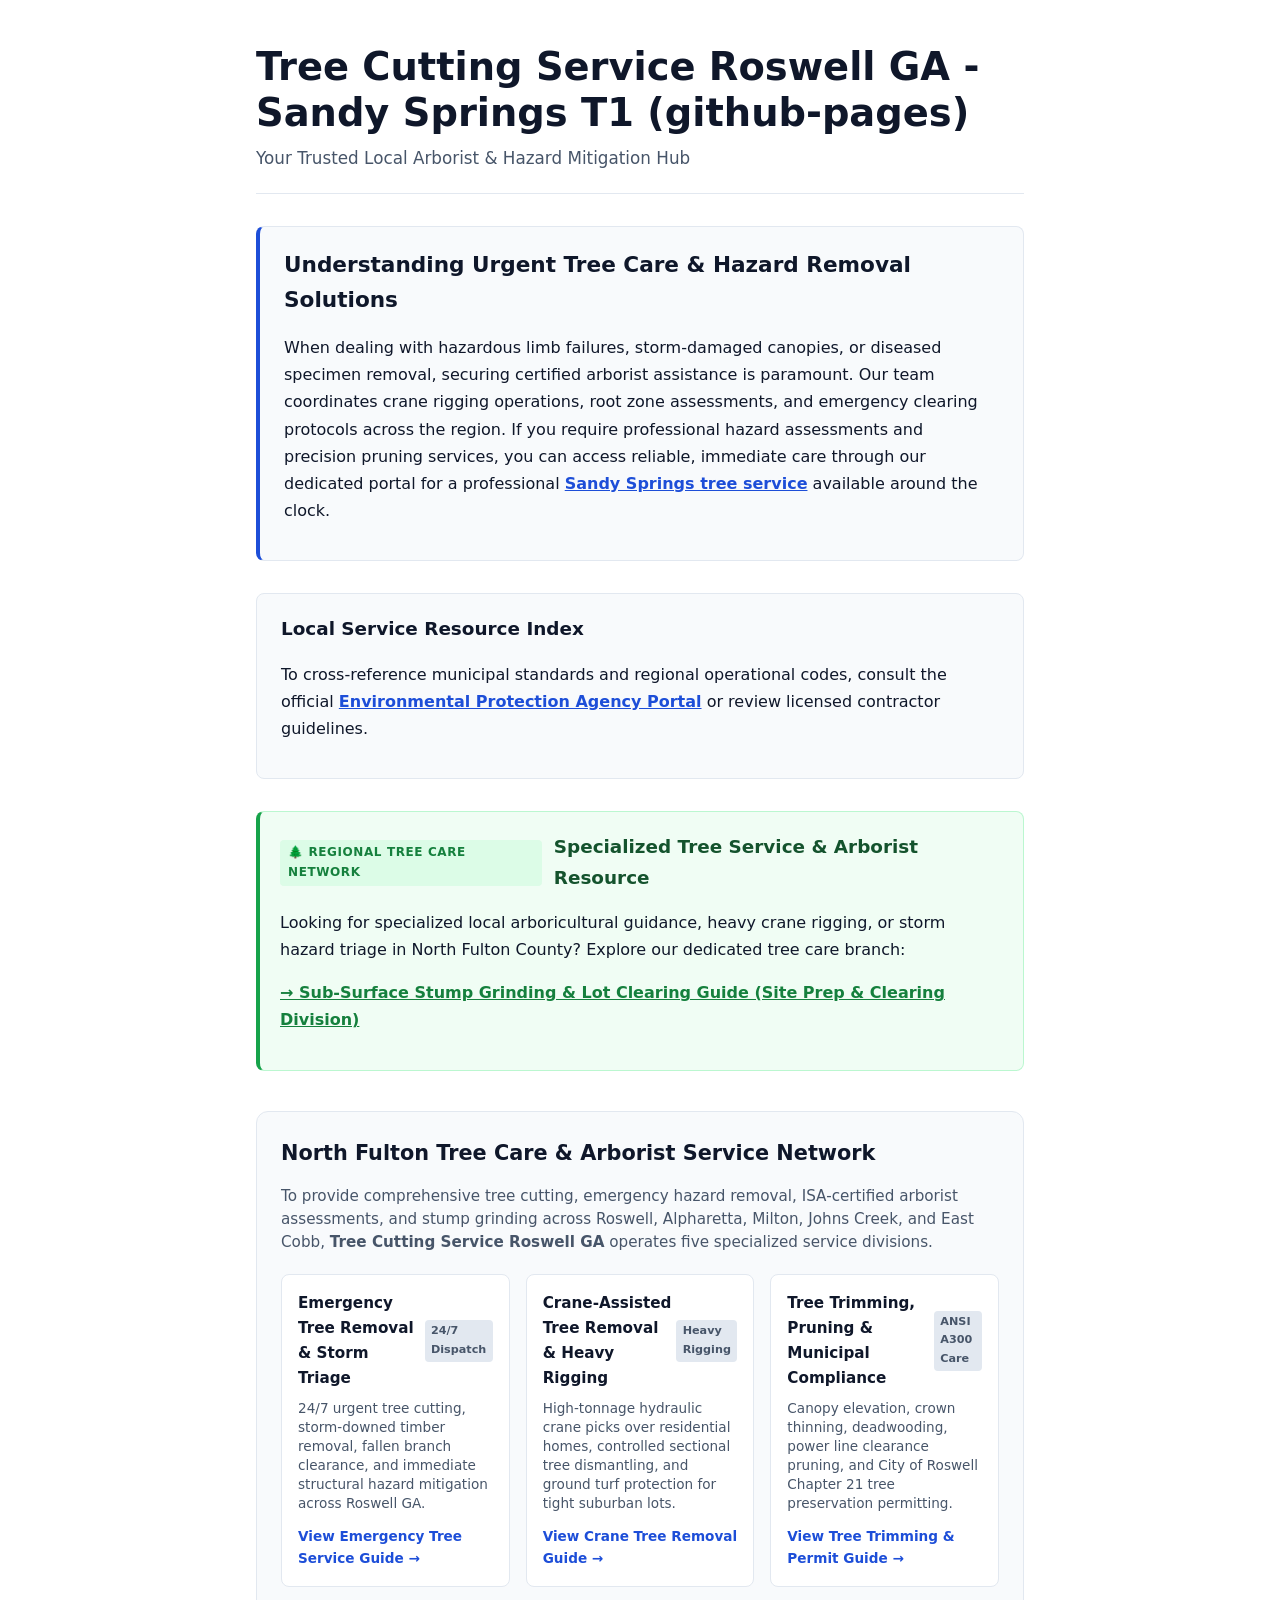
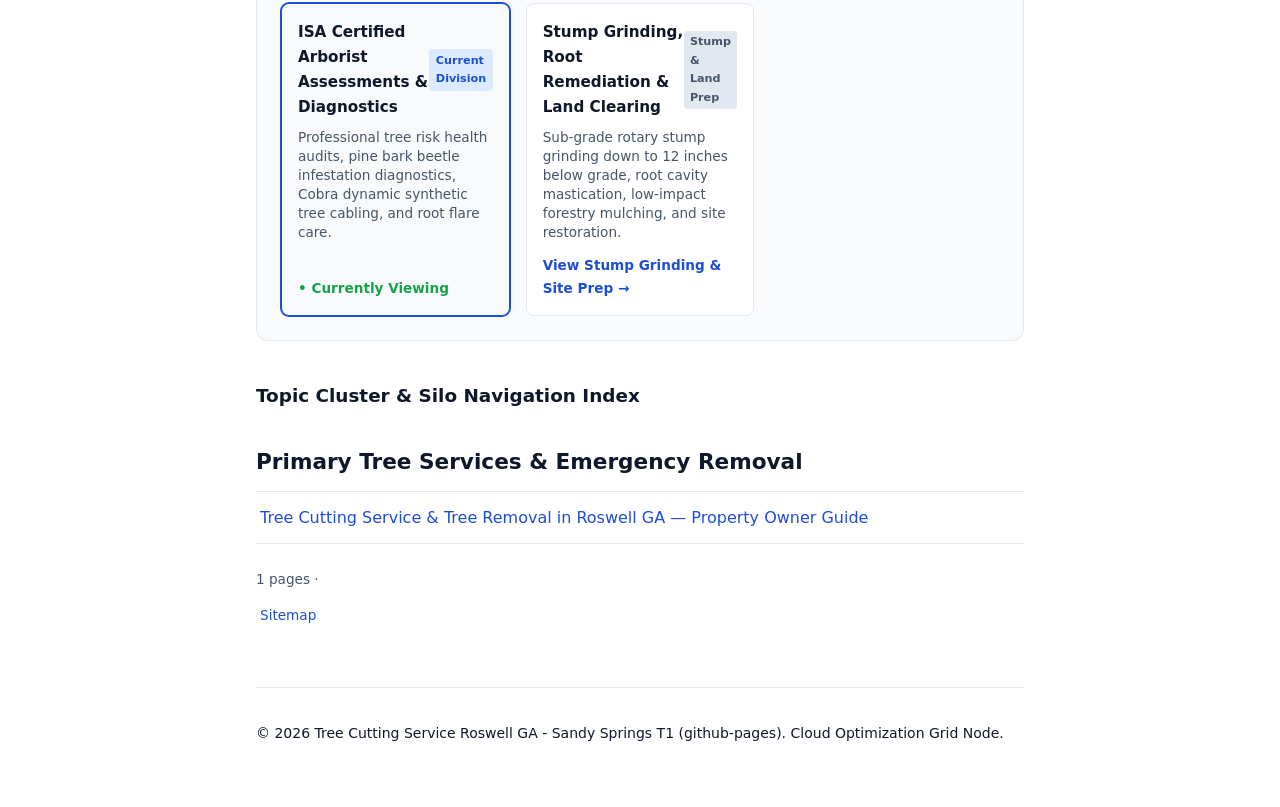
<file: index.html>
<!DOCTYPE html>
<html lang="en">
<head>
<meta charset="UTF-8" />
<meta name="viewport" content="width=device-width, initial-scale=1" />
<title>Tree Cutting Service Roswell GA - Sandy Springs T1 (github-pages)</title>
<meta name="description" content="Directory of professional Tree Cutting Service Roswell GA - Sandy Springs T1 (github-pages) service guides, emergency response protocols, and verified regional resource networks." />
<link rel="canonical" href="https://charles254.github.io/sandy-springs-tree-service/" />
<meta property="og:title" content="Tree Cutting Service Roswell GA - Sandy Springs T1 (github-pages)" />
<meta property="og:description" content="Directory of professional Tree Cutting Service Roswell GA - Sandy Springs T1 (github-pages) service guides, emergency response protocols, and verified regional resource networks." />
<meta property="og:type" content="website" />
<meta property="og:url" content="https://charles254.github.io/sandy-springs-tree-service/" />
<!-- Schema Markup Injection Here -->
<script type="application/ld+json">
{
  "@context": "https://schema.org",
  "@graph": [
    {
      "@type": "WebSite",
      "@id": "https://charles254.github.io/sandy-springs-tree-service/#website",
      "url": "https://charles254.github.io/sandy-springs-tree-service/",
      "name": "Tree Cutting Service Roswell GA - Sandy Springs T1 (github-pages)",
      "description": "Directory of professional Tree Cutting Service Roswell GA - Sandy Springs T1 (github-pages) service guides, emergency response protocols, and verified regional resource networks."
    },
    {
      "@type": "LocalBusiness",
      "@id": "https://charles254.github.io/sandy-springs-tree-service/#organization",
      "name": "Tree Cutting Service Roswell GA - Sandy Springs T1 (github-pages)",
      "url": "https://treecuttingserviceroswellga.net/service-areas/sandy-springs"
    },
    {
      "@type": "CollectionPage",
      "@id": "https://charles254.github.io/sandy-springs-tree-service/#webpage",
      "url": "https://charles254.github.io/sandy-springs-tree-service/",
      "name": "Tree Cutting Service Roswell GA - Sandy Springs T1 (github-pages)",
      "description": "Directory of professional Tree Cutting Service Roswell GA - Sandy Springs T1 (github-pages) service guides, emergency response protocols, and verified regional resource networks.",
      "isPartOf": {
        "@id": "https://charles254.github.io/sandy-springs-tree-service/#website"
      },
      "about": {
        "@id": "https://charles254.github.io/sandy-springs-tree-service/#organization"
      }
    }
  ]
}
</script>
<style>
:root {
  --bg: #ffffff;
  --fg: #0f172a;
  --muted: #475569;
  --line: #e2e8f0;
  --accent: #1d4ed8;
  --accent-hover: #1e40af;
  --surface: #f8fafc;
}
* { box-sizing: border-box; }
body {
  margin: 0;
  padding: 0 1rem 3rem;
  background: var(--bg);
  color: var(--fg);
  font: 16px/1.65 system-ui, -apple-system, "Segoe UI", Roboto, sans-serif;
  overflow-wrap: break-word;
}
.site-header, main, .site-footer {
  max-width: 48rem;
  margin: 0 auto;
}
.site-header { padding: 2.5rem 0 1.25rem; border-bottom: 1px solid var(--line); }
.tagline { font-size: 1.05rem; color: var(--muted); margin: 0.25rem 0 0; }
h1 { font-size: clamp(1.8rem, 4.5vw, 2.4rem); line-height: 1.2; margin: 0.25rem 0 0.5rem; font-weight: 800; color: var(--fg); }
h2 { font-size: 1.35rem; margin: 2rem 0 0.75rem; font-weight: 700; color: var(--fg); }
h3 { font-size: 1.15rem; margin: 1.5rem 0 0.5rem; font-weight: 600; color: var(--fg); }
p, li { color: var(--fg); line-height: 1.7; }
a { color: var(--accent); }
.contextual-overview {
  background: var(--surface);
  border: 1px solid var(--line);
  border-left: 4px solid var(--accent);
  border-radius: 8px;
  padding: 1.25rem 1.5rem;
  margin: 2rem 0;
}
.contextual-overview h2 { margin-top: 0; }
.contextual-overview a { font-weight: 700; text-decoration: underline; }
.authority-stack {
  background: #f8fafc;
  border: 1px solid var(--line);
  border-radius: 8px;
  padding: 1.25rem 1.5rem;
  margin: 2rem 0;
}
.authority-stack h3 { margin-top: 0; }
.authority-stack a { font-weight: 600; text-decoration: underline; }
.site-map-silo { margin: 2.5rem 0; }
.site-map-silo ul { list-style: none; padding: 0; margin: 0; border-top: 1px solid var(--line); }
.site-map-silo li { border-bottom: 1px solid var(--line); }
.site-map-silo a { display: block; padding: 0.75rem 0.25rem; color: var(--accent); text-decoration: none; font-weight: 500; }
.site-map-silo a:hover { background: var(--surface); text-decoration: underline; }
.site-map-silo a:focus-visible { outline: 2px solid var(--accent); outline-offset: -2px; }
.meta { font-size: 0.85rem; color: var(--muted); margin: 1.5rem 0 0; }
.site-footer {
  color: var(--muted);
  font-size: 0.875rem;
  border-top: 1px solid var(--line);
  margin-top: 3rem;
  padding-top: 1.25rem;
}
.cloud-ring-callout { background: #f0fdf4; border: 1px solid #bbf7d0; border-left: 4px solid #16a34a; border-radius: 8px; padding: 1.25rem; margin: 2rem 0; }
.ring-header { display: flex; align-items: center; gap: 0.75rem; margin-bottom: 0.5rem; }
.ring-badge { display: inline-block; font-size: 0.75rem; font-weight: 700; text-transform: uppercase; letter-spacing: 0.05em; background: #dcfce7; color: #15803d; padding: 0.2rem 0.5rem; border-radius: 4px; }
.cloud-ring-callout h3 { margin: 0; font-size: 1.15rem; color: #14532d; }
.ring-action { margin-top: 0.75rem; }
.btn-ring { display: inline-block; font-weight: 700; color: #15803d; text-decoration: underline; font-size: 1rem; }
.btn-ring:hover { color: #166534; }
.cloud-federation-network { background: var(--surface); border: 1px solid var(--line); border-radius: 12px; padding: 1.5rem; margin: 2.5rem 0; }
.federation-header h2 { margin-top: 0; font-size: 1.3rem; color: var(--fg); }
.federation-subtitle { color: var(--muted); font-size: 0.95rem; line-height: 1.5; margin-bottom: 1.25rem; }
.cloud-grid { display: grid; grid-template-columns: repeat(auto-fit, minmax(220px, 1fr)); gap: 1rem; }
.cloud-card { background: #ffffff; border: 1px solid var(--line); border-radius: 8px; padding: 1rem; display: flex; flex-direction: column; justify-content: space-between; transition: all 0.15s ease; }
.cloud-card:hover { border-color: #cbd5e1; box-shadow: 0 4px 6px -1px rgba(0, 0, 0, 0.05); }
.cloud-card.is-current { border-color: var(--accent); background: #f8fafc; box-shadow: 0 0 0 1px var(--accent); }
.cloud-card-header { display: flex; justify-content: space-between; align-items: center; margin-bottom: 0.5rem; }
.cloud-name { font-weight: 700; font-size: 0.95rem; color: var(--fg); }
.cloud-badge { font-size: 0.7rem; font-weight: 600; padding: 0.15rem 0.4rem; border-radius: 4px; background: #e2e8f0; color: #475569; }
.cloud-card.is-current .cloud-badge { background: #dbeafe; color: #1d4ed8; }
.cloud-role { font-size: 0.85rem; color: var(--muted); line-height: 1.4; margin: 0 0 0.75rem; }
.cloud-link-wrap { margin-top: auto; font-size: 0.85rem; }
.cloud-status-current { color: #16a34a; font-weight: 600; }
.cloud-ext-link { color: var(--accent); text-decoration: none; font-weight: 600; }
.cloud-ext-link:hover { text-decoration: underline; }
</style>
</head>
<body>

    <!-- ZONE 1: HEADER & IDENTITY -->
    <header class="site-header">
        <h1>Tree Cutting Service Roswell GA - Sandy Springs T1 (github-pages)</h1>
        <p class="tagline">Your Trusted Local Arborist &amp; Hazard Mitigation Hub</p>
    </header>

    <!-- ZONE 2: PRIMARY CONTEXTUAL DOFOLLOW INJECTION -->
    <main>
        <article class="contextual-overview">
            <h2>Understanding Urgent Tree Care &amp; Hazard Removal Solutions</h2>
            <p>
                When dealing with hazardous limb failures, storm-damaged canopies, or diseased specimen removal, securing certified arborist assistance is paramount. Our team coordinates crane rigging operations, root zone assessments, and emergency clearing protocols across the region. If you require professional hazard assessments and precision pruning services, you can access reliable, immediate care through our dedicated portal for a professional 
                <!-- DOFOLLOW INLINK TO MONEY SITE -->
                <a href="https://treecuttingserviceroswellga.net/service-areas/sandy-springs" rel="dofollow" title="Sandy Springs tree service">Sandy Springs tree service</a>
                 available around the clock.
            </p>
        </article>

        <!-- ZONE 3: CO-CITATION & ENTITY HUB -->
        <section class="authority-stack">
            <h3>Local Service Resource Index</h3>
            <p>
                To cross-reference municipal standards and regional operational codes, consult the official 
                <!-- AUTHORITY OUTBOUND LINK -->
                <a href="https://epa.gov" rel="noopener noreferrer" title="Environmental Protection Agency Official Portal">Environmental Protection Agency Portal</a> 
                or review licensed contractor guidelines.
            </p>

        </section>

        <!-- ZONE 3b: MULTI-CLOUD TREE CARE NETWORK & SERVICE DIVISIONS -->
        <section class="cloud-ring-callout" aria-label="North Fulton Tree Care & Arborist Service Network">
            <div class="ring-header">
                <span class="ring-badge">&#127794; Regional Tree Care Network</span>
                <h3>Specialized Tree Service &amp; Arborist Resource</h3>
            </div>
            <p>
                Looking for specialized local arboricultural guidance, heavy crane rigging, or storm hazard triage in North Fulton County? Explore our dedicated tree care branch:
            </p>
            <p class="ring-action">
                <a href="https://tree-cutting-service-roswell-ga.onrender.com/" class="btn-ring" rel="noopener">&rarr; Sub-Surface Stump Grinding &amp; Lot Clearing Guide (Site Prep &amp; Clearing Division)</a>
            </p>
        </section>

        <section class="cloud-federation-network" aria-label="North Fulton Regional Tree Service Network">
            <div class="federation-header">
                <h2>North Fulton Tree Care &amp; Arborist Service Network</h2>
                <p class="federation-subtitle">
                    To provide comprehensive tree cutting, emergency hazard removal, ISA-certified arborist assessments, and stump grinding across Roswell, Alpharetta, Milton, Johns Creek, and East Cobb, <strong>Tree Cutting Service Roswell GA</strong> operates five specialized service divisions.
                </p>
            </div>
            <div class="cloud-grid">

                <div class="cloud-card">
                    <div class="cloud-card-header">
                        <span class="cloud-name">Emergency Tree Removal &amp; Storm Triage</span>
                        <span class="cloud-badge">24/7 Dispatch</span>
                    </div>
                    <p class="cloud-role">24/7 urgent tree cutting, storm-downed timber removal, fallen branch clearance, and immediate structural hazard mitigation across Roswell GA.</p>
                    <div class="cloud-link-wrap">
                        <a href="https://tree-cutting-service-roswell-ga.pages.dev/" class="cloud-ext-link" rel="noopener" target="_blank">View Emergency Tree Service Guide &rarr;</a>
                    </div>
                </div>

                <div class="cloud-card">
                    <div class="cloud-card-header">
                        <span class="cloud-name">Crane-Assisted Tree Removal &amp; Heavy Rigging</span>
                        <span class="cloud-badge">Heavy Rigging</span>
                    </div>
                    <p class="cloud-role">High-tonnage hydraulic crane picks over residential homes, controlled sectional tree dismantling, and ground turf protection for tight suburban lots.</p>
                    <div class="cloud-link-wrap">
                        <a href="https://tree-cutting-service-roswell-ga.vercel.app/" class="cloud-ext-link" rel="noopener" target="_blank">View Crane Tree Removal Guide &rarr;</a>
                    </div>
                </div>

                <div class="cloud-card">
                    <div class="cloud-card-header">
                        <span class="cloud-name">Tree Trimming, Pruning &amp; Municipal Compliance</span>
                        <span class="cloud-badge">ANSI A300 Care</span>
                    </div>
                    <p class="cloud-role">Canopy elevation, crown thinning, deadwooding, power line clearance pruning, and City of Roswell Chapter 21 tree preservation permitting.</p>
                    <div class="cloud-link-wrap">
                        <a href="https://tree-cutting-service-roswell-ga.netlify.app/" class="cloud-ext-link" rel="noopener" target="_blank">View Tree Trimming &amp; Permit Guide &rarr;</a>
                    </div>
                </div>

                <div class="cloud-card is-current">
                    <div class="cloud-card-header">
                        <span class="cloud-name">ISA Certified Arborist Assessments &amp; Diagnostics</span>
                        <span class="cloud-badge">Current Division</span>
                    </div>
                    <p class="cloud-role">Professional tree risk health audits, pine bark beetle infestation diagnostics, Cobra dynamic synthetic tree cabling, and root flare care.</p>
                    <div class="cloud-link-wrap">
                        <span class="cloud-status-current">&bull; Currently Viewing</span>
                    </div>
                </div>

                <div class="cloud-card">
                    <div class="cloud-card-header">
                        <span class="cloud-name">Stump Grinding, Root Remediation &amp; Land Clearing</span>
                        <span class="cloud-badge">Stump &amp; Land Prep</span>
                    </div>
                    <p class="cloud-role">Sub-grade rotary stump grinding down to 12 inches below grade, root cavity mastication, low-impact forestry mulching, and site restoration.</p>
                    <div class="cloud-link-wrap">
                        <a href="https://tree-cutting-service-roswell-ga.onrender.com/" class="cloud-ext-link" rel="noopener" target="_blank">View Stump Grinding &amp; Site Prep &rarr;</a>
                    </div>
                </div>
            </div>
        </section>
        <!-- ZONE 4: TIERED CLUSTER MATRIX (SILO NAVIGATION) -->
        <section class="site-map-silo">
            <h3>Topic Cluster &amp; Silo Navigation Index</h3>
            <section aria-labelledby="tier-1">
                <h2 id="tier-1">Primary Tree Services &amp; Emergency Removal</h2>
                <ul class="hub-list">
                    <!-- Programmatically generated internal cloud links by YACSS -->
                <li><a href="tcsr-sandyspringh-treecuttin-t1-p00-n01-local/" rel="dofollow" title="Tree Cutting Service &amp; Tree Removal in Roswell GA — Property Owner Guide">Tree Cutting Service &amp; Tree Removal in Roswell GA — Property Owner Guide</a></li>
                </ul>
            </section>
            <p class="meta">1 pages &middot; <a href="sitemap.xml">Sitemap</a></p>
        </section>
    </main>

    <!-- ZONE 5: FOOTER CONTEXT & EXCLUSION MARKERS -->
    <footer class="site-footer">
        <p>&copy; 2026 Tree Cutting Service Roswell GA - Sandy Springs T1 (github-pages). Cloud Optimization Grid Node.</p>
    </footer>

</body>
</html>
</file>
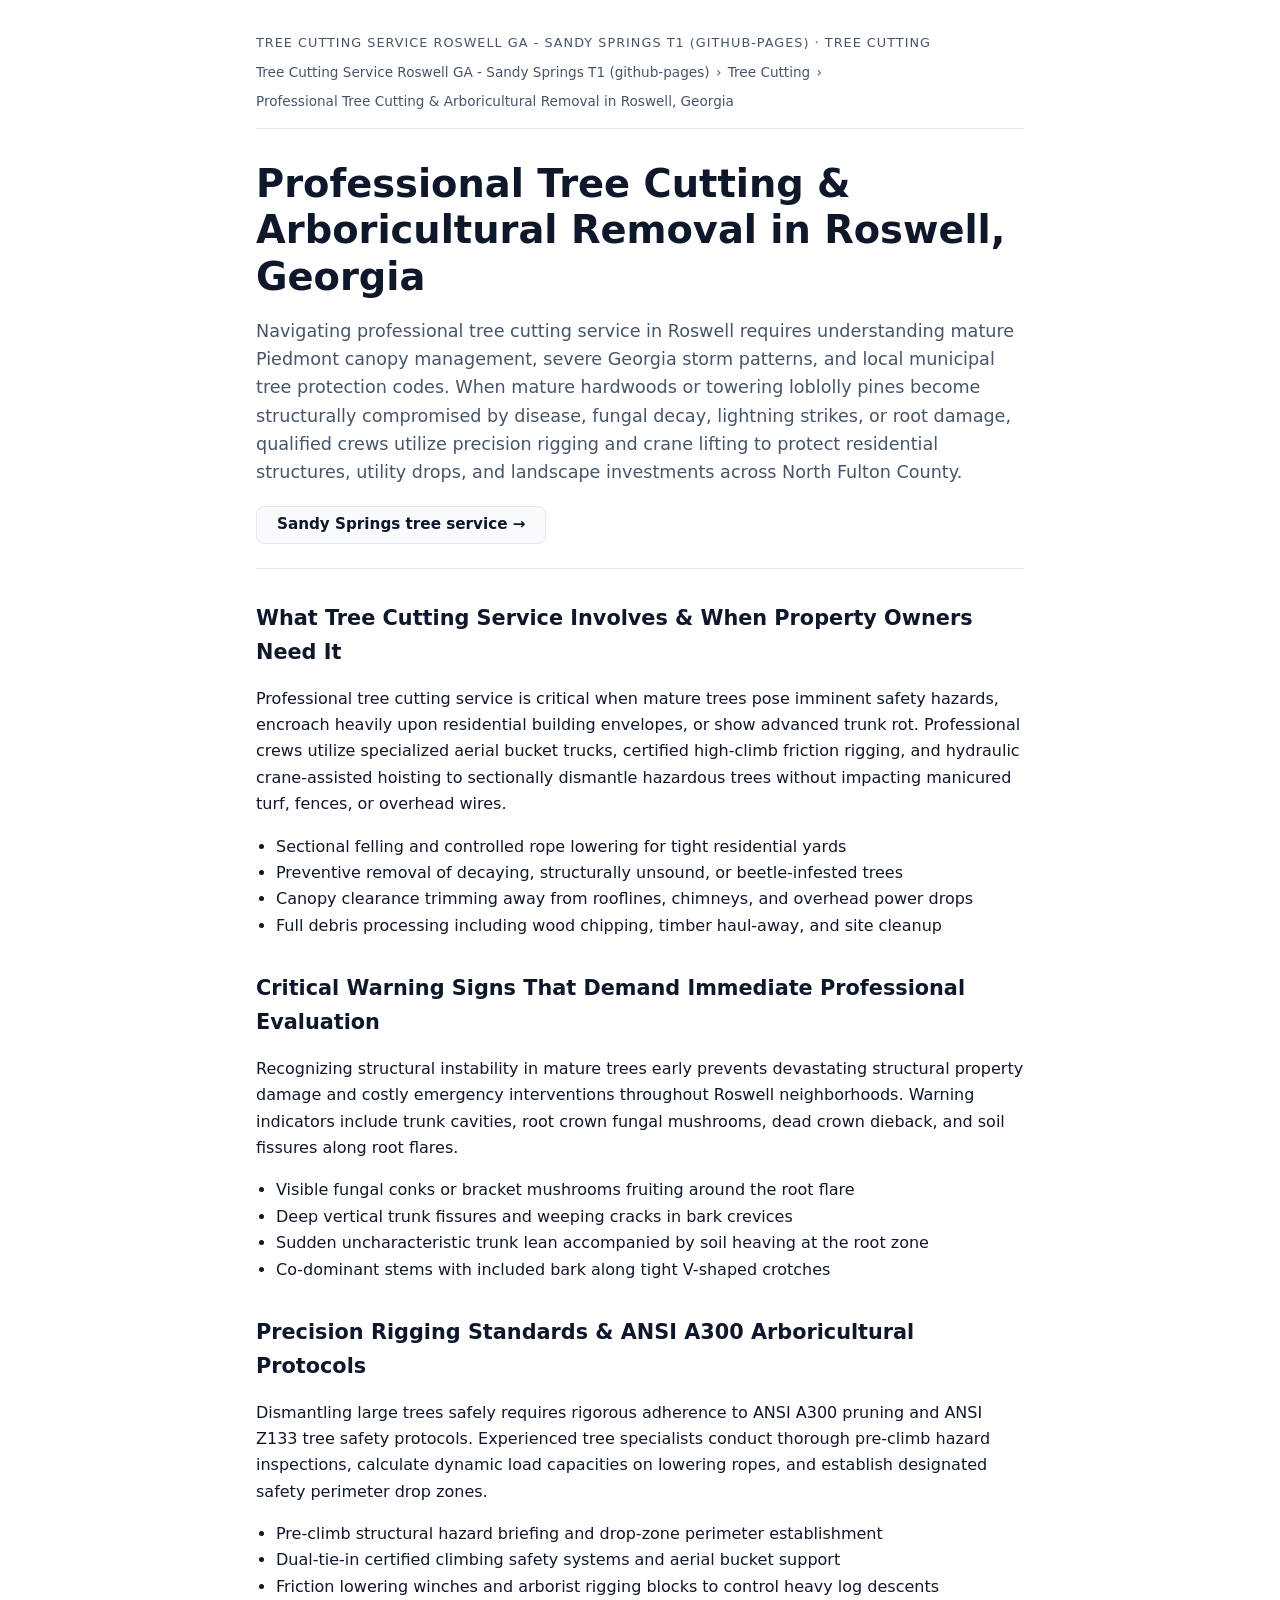
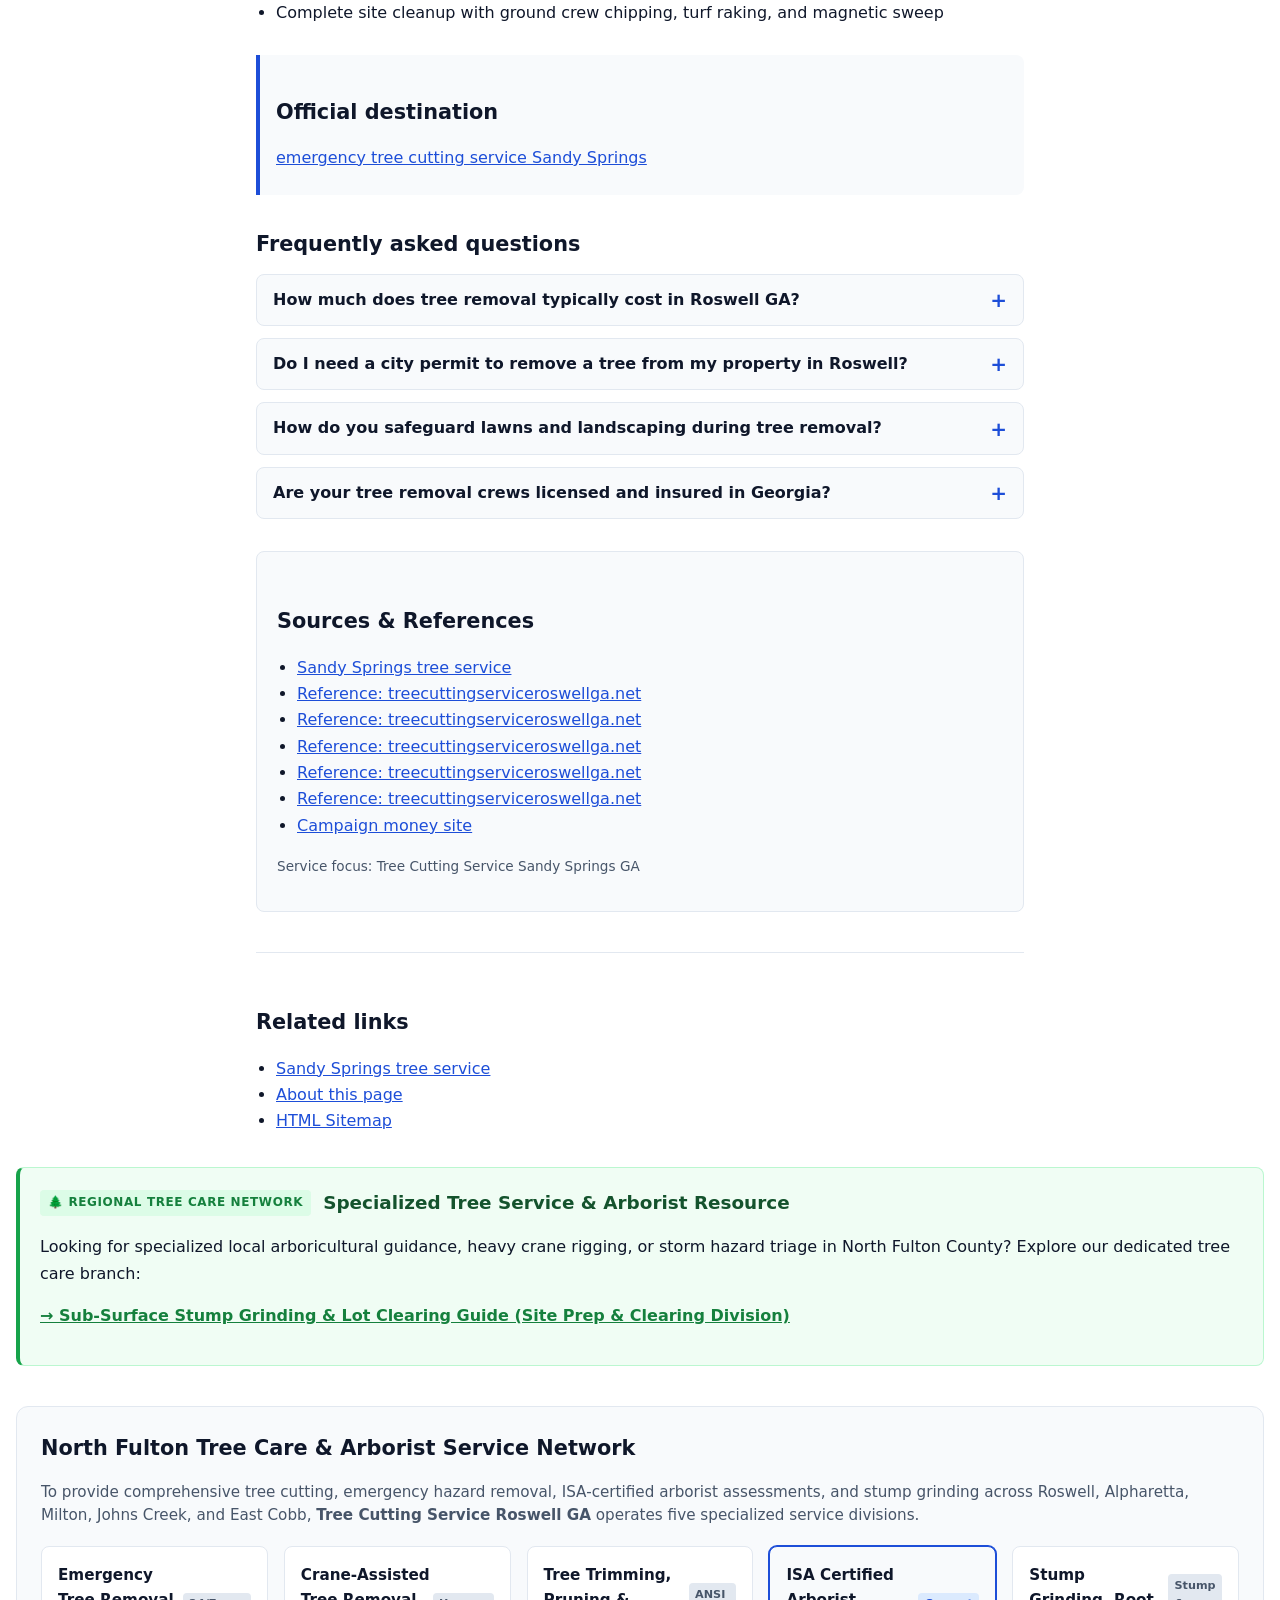
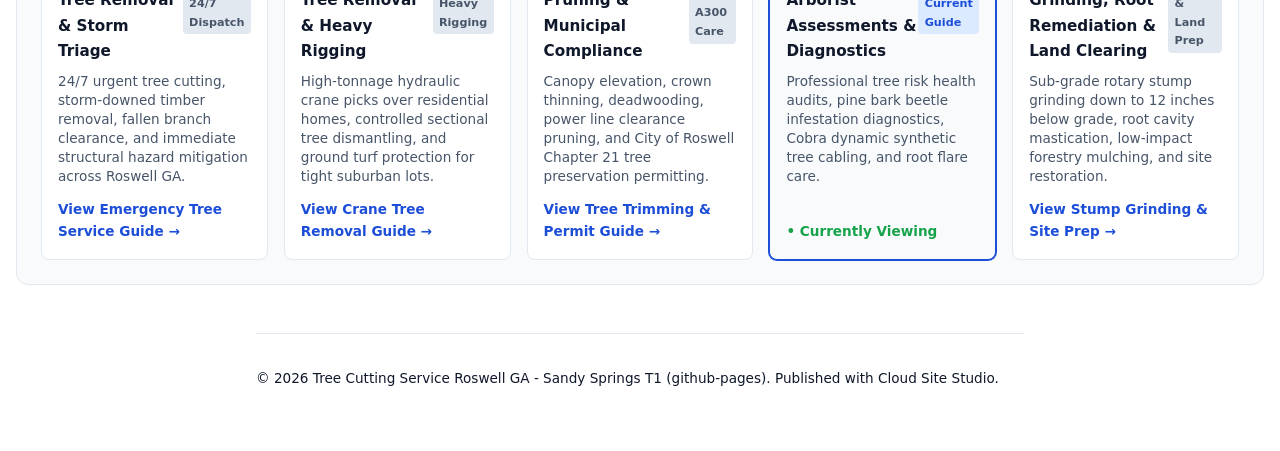
<file: tcsr-sandyspringh-treecuttin-t1-p00-n01-local/index.html>
<!doctype html>
<html lang="en">
<head>
<meta charset="utf-8" />
<meta name="viewport" content="width=device-width, initial-scale=1" />
<title>Tree Cutting Service &amp; Tree Removal in Roswell GA — Property Owner Guide</title>
<meta name="description" content="Comprehensive property owner guide to tree cutting and removal in Roswell GA. Rigging safety, equipment access, certified ISA arborists, and city permits." />
<link rel="canonical" href="https://charles254.github.io/sandy-springs-tree-service/tcsr-sandyspringh-treecuttin-t1-p00-n01-local/" />
<meta property="og:title" content="Tree Cutting Service &amp; Tree Removal in Roswell GA — Property Owner Guide" />
<meta property="og:description" content="Comprehensive property owner guide to tree cutting and removal in Roswell GA. Rigging safety, equipment access, certified ISA arborists, and city permits." />
<meta property="og:type" content="article" />
<meta property="og:url" content="https://charles254.github.io/sandy-springs-tree-service/tcsr-sandyspringh-treecuttin-t1-p00-n01-local/" />
<meta property="og:site_name" content="Tree Cutting Service Roswell GA - Sandy Springs T1 (github-pages)" />
<meta name="twitter:card" content="summary_large_image" />
<meta name="twitter:title" content="Tree Cutting Service &amp; Tree Removal in Roswell GA — Property Owner Guide" />
<meta name="twitter:description" content="Comprehensive property owner guide to tree cutting and removal in Roswell GA. Rigging safety, equipment access, certified ISA arborists, and city permits." />
<meta name="twitter:url" content="https://charles254.github.io/sandy-springs-tree-service/tcsr-sandyspringh-treecuttin-t1-p00-n01-local/" />
<link rel="icon" href="assets/favicon.svg" type="image/svg+xml" />
<link rel="alternate" type="application/rss+xml" title="Tree Cutting Service Roswell GA - Sandy Springs T1 (github-pages) feed" href="feed.xml" />
<link rel="stylesheet" href="assets/style.css" />
<script type="application/ld+json">
{
  "@context": "https://schema.org",
  "@graph": [
    {
      "@type": "WebPage",
      "@id": "https://charles254.github.io/sandy-springs-tree-service/tcsr-sandyspringh-treecuttin-t1-p00-n01-local/#webpage",
      "url": "https://charles254.github.io/sandy-springs-tree-service/tcsr-sandyspringh-treecuttin-t1-p00-n01-local/",
      "name": "Tree Cutting Service & Tree Removal in Roswell GA — Property Owner Guide",
      "headline": "Tree Cutting Service & Tree Removal in Roswell GA — Property Owner Guide",
      "caption": "Comprehensive property owner guide to tree cutting and removal in Roswell GA. Rigging safety, equipment access, certified ISA arborists, and city permits.",
      "description": "Comprehensive property owner guide to tree cutting and removal in Roswell GA. Rigging safety, equipment access, certified ISA arborists, and city permits.",
      "datePublished": "2026-11-12T00:00:00.000Z",
      "dateModified": "2026-11-12T00:00:00.000Z",
      "inLanguage": "en",
      "isPartOf": {
        "@type": "WebSite",
        "name": "Tree Cutting Service Roswell GA - Sandy Springs T1 (github-pages)",
        "url": "https://charles254.github.io/sandy-springs-tree-service"
      },
      "breadcrumb": {
        "@id": "https://charles254.github.io/sandy-springs-tree-service/tcsr-sandyspringh-treecuttin-t1-p00-n01-local/#breadcrumb"
      },
      "about": {
        "@id": "https://charles254.github.io/sandy-springs-tree-service#organization"
      },
      "publisher": {
        "@id": "https://charles254.github.io/sandy-springs-tree-service#organization"
      },
      "potentialAction": [
        {
          "@type": "ReadAction",
          "target": [
            "https://charles254.github.io/sandy-springs-tree-service/tcsr-sandyspringh-treecuttin-t1-p00-n01-local/"
          ]
        },
        {
          "@type": "SearchAction",
          "target": {
            "@type": "EntryPoint",
            "urlTemplate": "https://charles254.github.io/sandy-springs-tree-service/?s={search_term_string}",
            "actionPlatform": [
              "https://schema.org/DesktopWebPlatform",
              "https://schema.org/MobileWebPlatform"
            ]
          }
        }
      ]
    },
    {
      "@type": "BreadcrumbList",
      "@id": "https://charles254.github.io/sandy-springs-tree-service/tcsr-sandyspringh-treecuttin-t1-p00-n01-local/#breadcrumb",
      "itemListElement": [
        {
          "@type": "ListItem",
          "position": 1,
          "name": "Tree Cutting Service Roswell GA - Sandy Springs T1 (github-pages)",
          "item": "https://treecuttingserviceroswellga.net/"
        },
        {
          "@type": "ListItem",
          "position": 2,
          "name": "Tree Cutting"
        },
        {
          "@type": "ListItem",
          "position": 3,
          "name": "Professional Tree Cutting & Arboricultural Removal in Roswell, Georgia",
          "item": "https://charles254.github.io/sandy-springs-tree-service/tcsr-sandyspringh-treecuttin-t1-p00-n01-local/"
        }
      ]
    },
    {
      "@type": "Organization",
      "@id": "https://charles254.github.io/sandy-springs-tree-service#organization",
      "name": "Tree Cutting Service Roswell GA - Sandy Springs T1 (github-pages)",
      "url": "https://treecuttingserviceroswellga.net/"
    },
    {
      "@type": "FAQPage",
      "@id": "https://charles254.github.io/sandy-springs-tree-service/tcsr-sandyspringh-treecuttin-t1-p00-n01-local/#faq",
      "mainEntity": [
        {
          "@type": "Question",
          "name": "How much does tree removal typically cost in Roswell GA?",
          "acceptedAnswer": {
            "@type": "Answer",
            "text": "Tree removal pricing in Roswell GA depends on tree height, trunk diameter, site accessibility, proximity to structures, and whether specialized cranes or bucket trucks are necessary. We provide transparent, on-site written estimates outlining all labor, equipment, and haul-away."
          }
        },
        {
          "@type": "Question",
          "name": "Do I need a city permit to remove a tree from my property in Roswell?",
          "acceptedAnswer": {
            "@type": "Answer",
            "text": "Under City of Roswell Chapter 21 Tree Preservation Code, removing certain specimen trees or trees in designated buffers requires an approved municipal permit. Certified arborists assist homeowners with tree condition documentation and permit applications."
          }
        },
        {
          "@type": "Question",
          "name": "How do you safeguard lawns and landscaping during tree removal?",
          "acceptedAnswer": {
            "@type": "Answer",
            "text": "We lay heavy-duty composite ground protection mats over access corridors and lawns to distribute vehicle weight and eliminate tire ruts. Lowering ropes and friction rigging safely guide heavy wood sections to designated drop zones."
          }
        },
        {
          "@type": "Question",
          "name": "Are your tree removal crews licensed and insured in Georgia?",
          "acceptedAnswer": {
            "@type": "Answer",
            "text": "Yes. We maintain comprehensive commercial general liability insurance and active workers' compensation coverage to protect homeowners, crews, and property through all phases of service."
          }
        }
      ]
    }
  ]
}
</script>
</head>
<body>
<header class="site-header">

  <p class="eyebrow">Tree Cutting Service Roswell GA - Sandy Springs T1 (github-pages) · Tree Cutting</p>
  <nav class="breadcrumb" aria-label="Breadcrumb"><span>Tree Cutting Service Roswell GA - Sandy Springs T1 (github-pages)</span><span aria-hidden="true">›</span><span>Tree Cutting</span><span aria-hidden="true">›</span><span>Professional Tree Cutting &amp; Arboricultural Removal in Roswell, Georgia</span></nav>
</header>
<main>
<article>
  <header class="hero-section">
    <h1>Professional Tree Cutting &amp; Arboricultural Removal in Roswell, Georgia</h1>
    <p class="lede">Navigating professional tree cutting service in Roswell requires understanding mature Piedmont canopy management, severe Georgia storm patterns, and local municipal tree protection codes. When mature hardwoods or towering loblolly pines become structurally compromised by disease, fungal decay, lightning strikes, or root damage, qualified crews utilize precision rigging and crane lifting to protect residential structures, utility drops, and landscape investments across North Fulton County.</p>
    
  <div class="hero-ctas">
    <a href="https://treecuttingserviceroswellga.net/service-areas/sandy-springs" class="btn btn-secondary">Sandy Springs tree service &rarr;</a>
  </div>
  </header>
<section>
  <h2>What Tree Cutting Service Involves &amp; When Property Owners Need It</h2>
  <p>Professional tree cutting service is critical when mature trees pose imminent safety hazards, encroach heavily upon residential building envelopes, or show advanced trunk rot. Professional crews utilize specialized aerial bucket trucks, certified high-climb friction rigging, and hydraulic crane-assisted hoisting to sectionally dismantle hazardous trees without impacting manicured turf, fences, or overhead wires.</p>
  <ul>
  <li>Sectional felling and controlled rope lowering for tight residential yards</li>
  <li>Preventive removal of decaying, structurally unsound, or beetle-infested trees</li>
  <li>Canopy clearance trimming away from rooflines, chimneys, and overhead power drops</li>
  <li>Full debris processing including wood chipping, timber haul-away, and site cleanup</li>
</ul>
</section>
<section>
  <h2>Critical Warning Signs That Demand Immediate Professional Evaluation</h2>
  <p>Recognizing structural instability in mature trees early prevents devastating structural property damage and costly emergency interventions throughout Roswell neighborhoods. Warning indicators include trunk cavities, root crown fungal mushrooms, dead crown dieback, and soil fissures along root flares.</p>
  <ul>
  <li>Visible fungal conks or bracket mushrooms fruiting around the root flare</li>
  <li>Deep vertical trunk fissures and weeping cracks in bark crevices</li>
  <li>Sudden uncharacteristic trunk lean accompanied by soil heaving at the root zone</li>
  <li>Co-dominant stems with included bark along tight V-shaped crotches</li>
</ul>
</section>
<section>
  <h2>Precision Rigging Standards &amp; ANSI A300 Arboricultural Protocols</h2>
  <p>Dismantling large trees safely requires rigorous adherence to ANSI A300 pruning and ANSI Z133 tree safety protocols. Experienced tree specialists conduct thorough pre-climb hazard inspections, calculate dynamic load capacities on lowering ropes, and establish designated safety perimeter drop zones.</p>
  <ul>
  <li>Pre-climb structural hazard briefing and drop-zone perimeter establishment</li>
  <li>Dual-tie-in certified climbing safety systems and aerial bucket support</li>
  <li>Friction lowering winches and arborist rigging blocks to control heavy log descents</li>
  <li>Complete site cleanup with ground crew chipping, turf raking, and magnetic sweep</li>
</ul>
</section>


<section class="destination">
  <h2>Official destination</h2>
  <p><a href="https://treecuttingserviceroswellga.net/service-areas/sandy-springs">emergency tree cutting service Sandy Springs</a></p>
</section>
<section>
  <h2>Frequently asked questions</h2>
  <details>
    <summary>How much does tree removal typically cost in Roswell GA?</summary>
    <p>Tree removal pricing in Roswell GA depends on tree height, trunk diameter, site accessibility, proximity to structures, and whether specialized cranes or bucket trucks are necessary. We provide transparent, on-site written estimates outlining all labor, equipment, and haul-away.</p>
  </details>
  <details>
    <summary>Do I need a city permit to remove a tree from my property in Roswell?</summary>
    <p>Under City of Roswell Chapter 21 Tree Preservation Code, removing certain specimen trees or trees in designated buffers requires an approved municipal permit. Certified arborists assist homeowners with tree condition documentation and permit applications.</p>
  </details>
  <details>
    <summary>How do you safeguard lawns and landscaping during tree removal?</summary>
    <p>We lay heavy-duty composite ground protection mats over access corridors and lawns to distribute vehicle weight and eliminate tire ruts. Lowering ropes and friction rigging safely guide heavy wood sections to designated drop zones.</p>
  </details>
  <details>
    <summary>Are your tree removal crews licensed and insured in Georgia?</summary>
    <p>Yes. We maintain comprehensive commercial general liability insurance and active workers&#39; compensation coverage to protect homeowners, crews, and property through all phases of service.</p>
  </details>
</section>



  <section class="sources">
    <h2>Sources &amp; References</h2>
    <ul>
    <li><a href="https://treecuttingserviceroswellga.net/service-areas/sandy-springs" rel="nofollow noopener">Sandy Springs tree service</a></li>
    <li><a href="https://treecuttingserviceroswellga.net/services/tree-removal" rel="nofollow noopener">Reference: treecuttingserviceroswellga.net</a></li>
    <li><a href="https://treecuttingserviceroswellga.net/services/emergency-tree-removal" rel="nofollow noopener">Reference: treecuttingserviceroswellga.net</a></li>
    <li><a href="https://treecuttingserviceroswellga.net/services/tree-trimming" rel="nofollow noopener">Reference: treecuttingserviceroswellga.net</a></li>
    <li><a href="https://treecuttingserviceroswellga.net/services/stump-grinding" rel="nofollow noopener">Reference: treecuttingserviceroswellga.net</a></li>
    <li><a href="https://treecuttingserviceroswellga.net/services/crane-tree-removal" rel="nofollow noopener">Reference: treecuttingserviceroswellga.net</a></li>
    <li><a href="https://treecuttingserviceroswellga.net/" rel="nofollow noopener">Campaign money site</a></li>
  </ul>
    <p class="meta">Service focus: Tree Cutting Service Sandy Springs GA</p>
  </section>
</article>
</main>
<nav class="related" aria-label="Related links">
  <h2>Related links</h2>
  <ul>
    <li><a href="https://treecuttingserviceroswellga.net/service-areas/sandy-springs">Sandy Springs tree service</a></li>
    <li><a href="https://charles254.github.io/sandy-springs-tree-service/tcsr-sandyspringh-treecuttin-t1-p00-n01-local/about.html" rel="nofollow">About this page</a></li>
    <li><a href="https://charles254.github.io/sandy-springs-tree-service/tcsr-sandyspringh-treecuttin-t1-p00-n01-local/sitemap.html">HTML Sitemap</a></li>
  </ul>
</nav>

<section class="cloud-ring-callout" aria-label="North Fulton Tree Care & Arborist Service Network">
  <div class="ring-header">
    <span class="ring-badge">&#127794; Regional Tree Care Network</span>
    <h3>Specialized Tree Service &amp; Arborist Resource</h3>
  </div>
  <p>
    Looking for specialized local arboricultural guidance, heavy crane rigging, or storm hazard triage in North Fulton County? Explore our dedicated tree care branch:
  </p>
  <p class="ring-action">
    <a href="https://tree-cutting-service-roswell-ga.onrender.com/tcsr-roswellrn-tcsr-sandyspringh-treecuttin-t1-p00-n01-local/" class="btn-ring" rel="noopener">&rarr; Sub-Surface Stump Grinding &amp; Lot Clearing Guide (Site Prep &amp; Clearing Division)</a>
  </p>
</section>

<section class="cloud-federation-network" aria-label="North Fulton Regional Tree Service Network">
  <div class="federation-header">
    <h2>North Fulton Tree Care &amp; Arborist Service Network</h2>
    <p class="federation-subtitle">
      To provide comprehensive tree cutting, emergency hazard removal, ISA-certified arborist assessments, and stump grinding across Roswell, Alpharetta, Milton, Johns Creek, and East Cobb, <strong>Tree Cutting Service Roswell GA</strong> operates five specialized service divisions.
    </p>
  </div>
  <div class="cloud-grid">

    <div class="cloud-card">
      <div class="cloud-card-header">
        <span class="cloud-name">Emergency Tree Removal &amp; Storm Triage</span>
        <span class="cloud-badge">24/7 Dispatch</span>
      </div>
      <p class="cloud-role">24/7 urgent tree cutting, storm-downed timber removal, fallen branch clearance, and immediate structural hazard mitigation across Roswell GA.</p>
      <div class="cloud-link-wrap">
        <a href="https://tree-cutting-service-roswell-ga.pages.dev/" class="cloud-ext-link" rel="noopener" target="_blank">View Emergency Tree Service Guide &rarr;</a>
      </div>
    </div>

    <div class="cloud-card">
      <div class="cloud-card-header">
        <span class="cloud-name">Crane-Assisted Tree Removal &amp; Heavy Rigging</span>
        <span class="cloud-badge">Heavy Rigging</span>
      </div>
      <p class="cloud-role">High-tonnage hydraulic crane picks over residential homes, controlled sectional tree dismantling, and ground turf protection for tight suburban lots.</p>
      <div class="cloud-link-wrap">
        <a href="https://tree-cutting-service-roswell-ga.vercel.app/" class="cloud-ext-link" rel="noopener" target="_blank">View Crane Tree Removal Guide &rarr;</a>
      </div>
    </div>

    <div class="cloud-card">
      <div class="cloud-card-header">
        <span class="cloud-name">Tree Trimming, Pruning &amp; Municipal Compliance</span>
        <span class="cloud-badge">ANSI A300 Care</span>
      </div>
      <p class="cloud-role">Canopy elevation, crown thinning, deadwooding, power line clearance pruning, and City of Roswell Chapter 21 tree preservation permitting.</p>
      <div class="cloud-link-wrap">
        <a href="https://tree-cutting-service-roswell-ga.netlify.app/" class="cloud-ext-link" rel="noopener" target="_blank">View Tree Trimming &amp; Permit Guide &rarr;</a>
      </div>
    </div>

    <div class="cloud-card is-current">
      <div class="cloud-card-header">
        <span class="cloud-name">ISA Certified Arborist Assessments &amp; Diagnostics</span>
        <span class="cloud-badge">Current Guide</span>
      </div>
      <p class="cloud-role">Professional tree risk health audits, pine bark beetle infestation diagnostics, Cobra dynamic synthetic tree cabling, and root flare care.</p>
      <div class="cloud-link-wrap">
        <span class="cloud-status-current">&bull; Currently Viewing</span>
      </div>
    </div>

    <div class="cloud-card">
      <div class="cloud-card-header">
        <span class="cloud-name">Stump Grinding, Root Remediation &amp; Land Clearing</span>
        <span class="cloud-badge">Stump &amp; Land Prep</span>
      </div>
      <p class="cloud-role">Sub-grade rotary stump grinding down to 12 inches below grade, root cavity mastication, low-impact forestry mulching, and site restoration.</p>
      <div class="cloud-link-wrap">
        <a href="https://tree-cutting-service-roswell-ga.onrender.com/" class="cloud-ext-link" rel="noopener" target="_blank">View Stump Grinding &amp; Site Prep &rarr;</a>
      </div>
    </div>
  </div>
</section>
<footer class="site-footer">
  <p>&copy; 2026 Tree Cutting Service Roswell GA - Sandy Springs T1 (github-pages). Published with Cloud Site Studio.</p>
</footer>
</body>
</html>
</file>
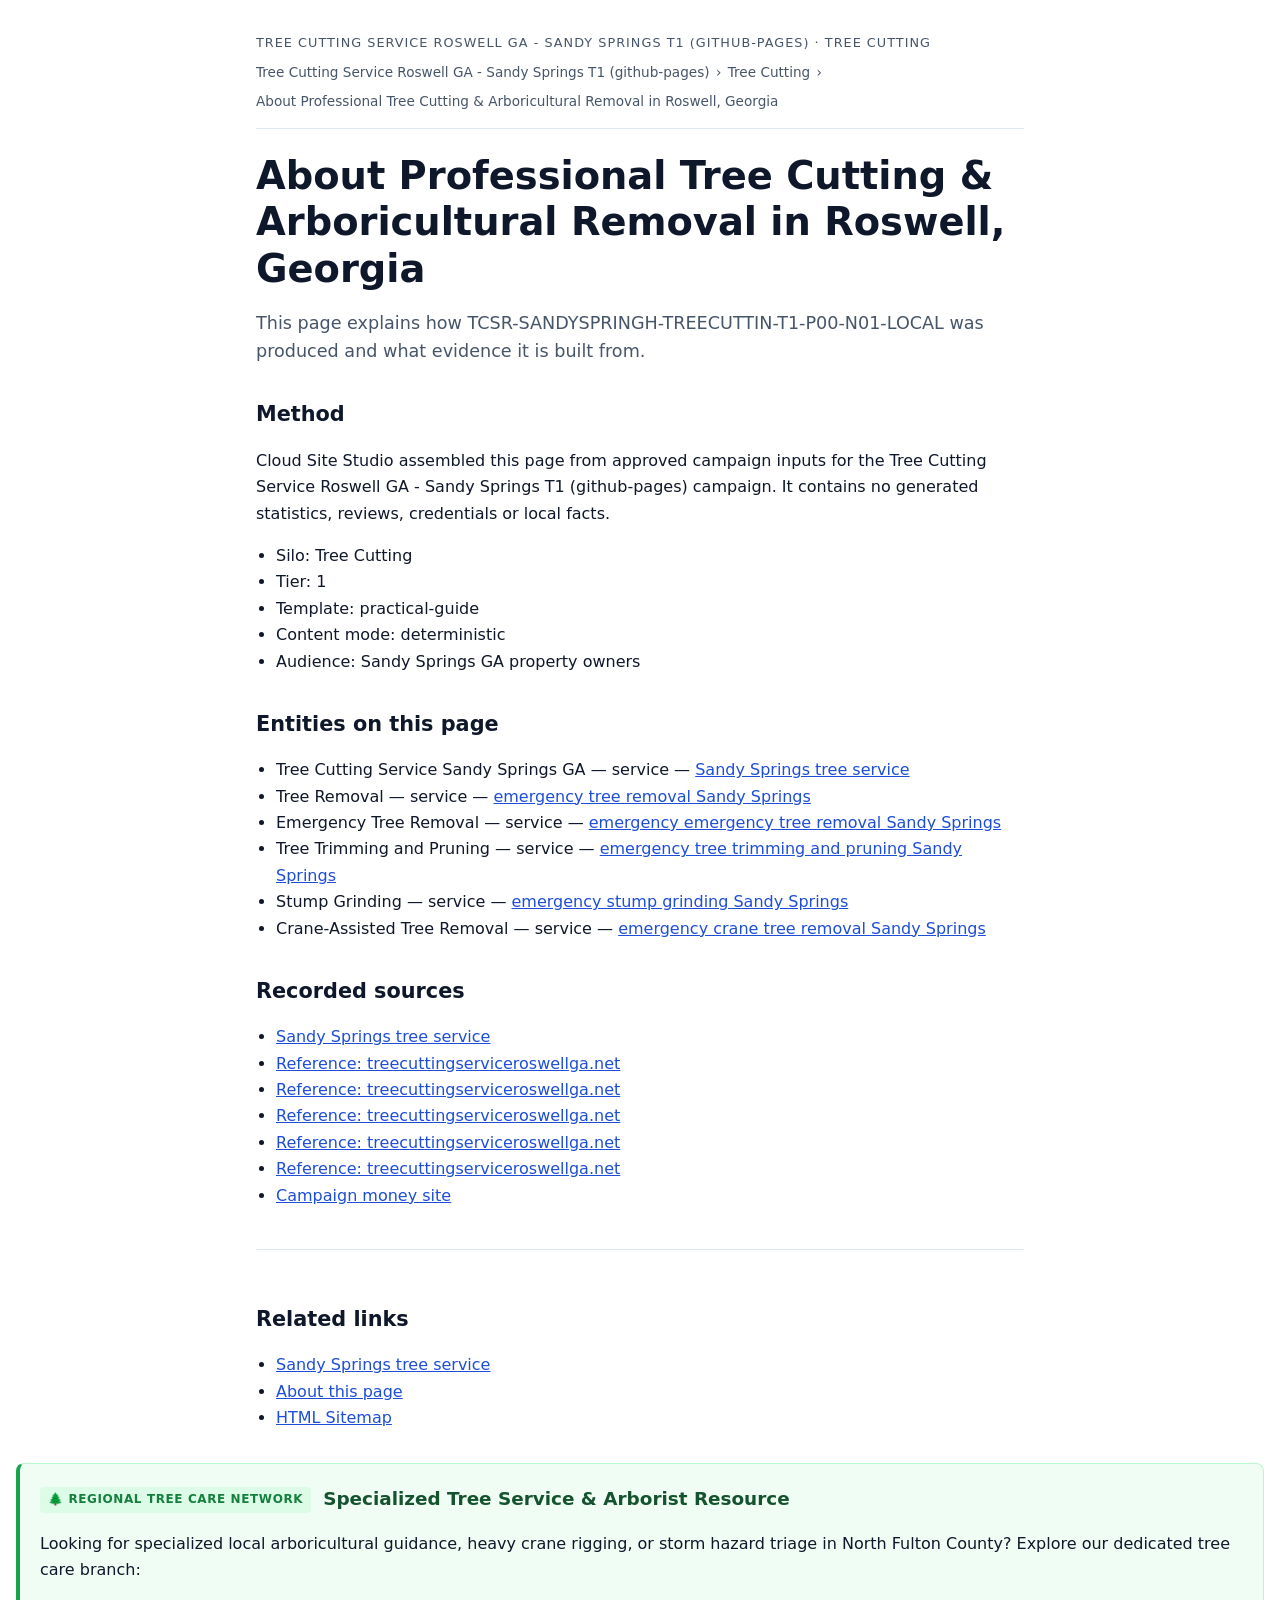
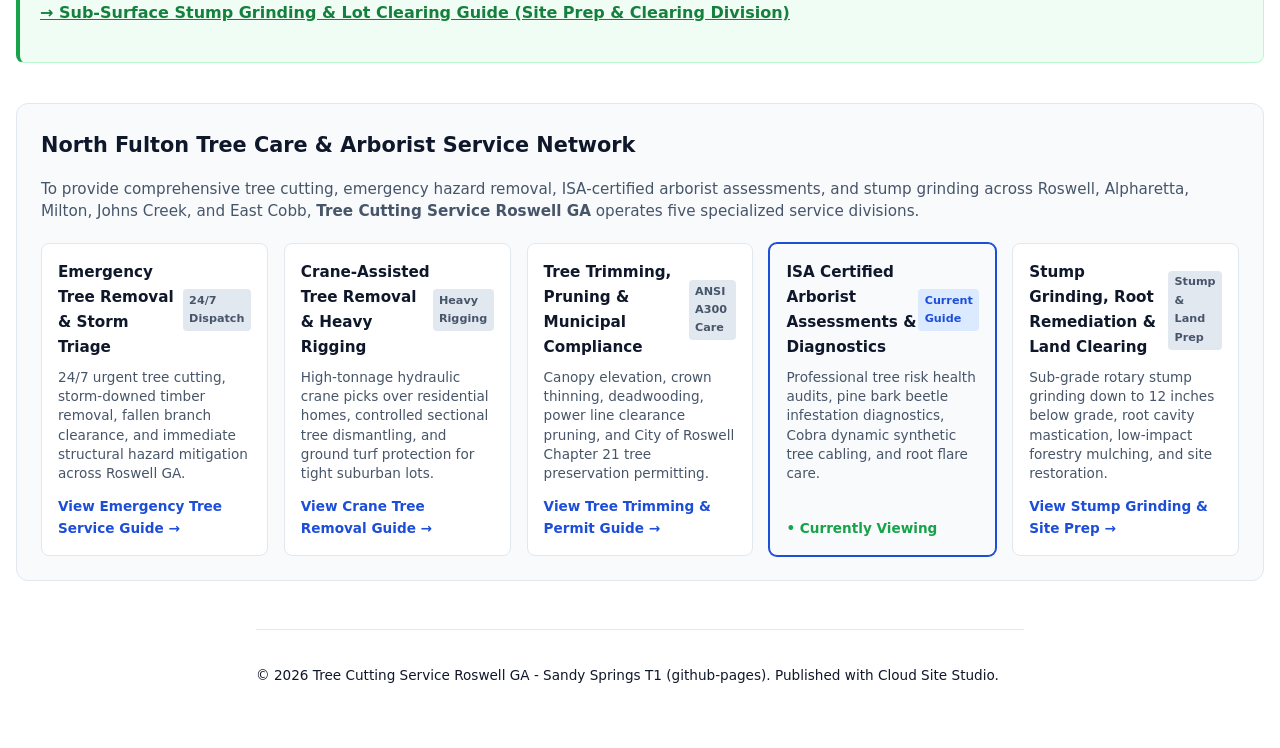
<file: tcsr-sandyspringh-treecuttin-t1-p00-n01-local/about.html>
<!doctype html>
<html lang="en">
<head>
<meta charset="utf-8" />
<meta name="viewport" content="width=device-width, initial-scale=1" />
<title>About Professional Tree Cutting &amp; Arboricultural Removal in Roswell, Georgia</title>
<meta name="description" content="Author and methodology notes for Tree Cutting Service &amp; Tree Removal in Roswell GA — Property Owner Guide." />
<link rel="canonical" href="https://charles254.github.io/sandy-springs-tree-service/tcsr-sandyspringh-treecuttin-t1-p00-n01-local/" />
<meta property="og:title" content="About Professional Tree Cutting &amp; Arboricultural Removal in Roswell, Georgia" />
<meta property="og:description" content="Author and methodology notes for Tree Cutting Service &amp; Tree Removal in Roswell GA — Property Owner Guide." />
<meta property="og:type" content="article" />
<meta property="og:url" content="https://charles254.github.io/sandy-springs-tree-service/tcsr-sandyspringh-treecuttin-t1-p00-n01-local/" />
<meta property="og:site_name" content="Tree Cutting Service Roswell GA - Sandy Springs T1 (github-pages)" />
<meta name="twitter:card" content="summary_large_image" />
<meta name="twitter:title" content="About Professional Tree Cutting &amp; Arboricultural Removal in Roswell, Georgia" />
<meta name="twitter:description" content="Author and methodology notes for Tree Cutting Service &amp; Tree Removal in Roswell GA — Property Owner Guide." />
<meta name="twitter:url" content="https://charles254.github.io/sandy-springs-tree-service/tcsr-sandyspringh-treecuttin-t1-p00-n01-local/" />
<link rel="icon" href="assets/favicon.svg" type="image/svg+xml" />
<link rel="alternate" type="application/rss+xml" title="Tree Cutting Service Roswell GA - Sandy Springs T1 (github-pages) feed" href="feed.xml" />
<link rel="stylesheet" href="assets/style.css" />
<script type="application/ld+json">
{
  "@context": "https://schema.org",
  "@graph": [
    {
      "@type": "WebPage",
      "@id": "https://charles254.github.io/sandy-springs-tree-service/tcsr-sandyspringh-treecuttin-t1-p00-n01-local/#webpage",
      "url": "https://charles254.github.io/sandy-springs-tree-service/tcsr-sandyspringh-treecuttin-t1-p00-n01-local/",
      "name": "About Professional Tree Cutting & Arboricultural Removal in Roswell, Georgia",
      "headline": "About Professional Tree Cutting & Arboricultural Removal in Roswell, Georgia",
      "caption": "Author and methodology notes for Tree Cutting Service & Tree Removal in Roswell GA — Property Owner Guide.",
      "description": "Author and methodology notes for Tree Cutting Service & Tree Removal in Roswell GA — Property Owner Guide.",
      "datePublished": "2026-11-12T00:00:00.000Z",
      "dateModified": "2026-11-12T00:00:00.000Z",
      "inLanguage": "en",
      "isPartOf": {
        "@type": "WebSite",
        "name": "Tree Cutting Service Roswell GA - Sandy Springs T1 (github-pages)",
        "url": "https://charles254.github.io/sandy-springs-tree-service"
      },
      "breadcrumb": {
        "@id": "https://charles254.github.io/sandy-springs-tree-service/tcsr-sandyspringh-treecuttin-t1-p00-n01-local/#breadcrumb"
      },
      "about": {
        "@id": "https://charles254.github.io/sandy-springs-tree-service#organization"
      },
      "publisher": {
        "@id": "https://charles254.github.io/sandy-springs-tree-service#organization"
      },
      "potentialAction": [
        {
          "@type": "ReadAction",
          "target": [
            "https://charles254.github.io/sandy-springs-tree-service/tcsr-sandyspringh-treecuttin-t1-p00-n01-local/"
          ]
        },
        {
          "@type": "SearchAction",
          "target": {
            "@type": "EntryPoint",
            "urlTemplate": "https://charles254.github.io/sandy-springs-tree-service/?s={search_term_string}",
            "actionPlatform": [
              "https://schema.org/DesktopWebPlatform",
              "https://schema.org/MobileWebPlatform"
            ]
          }
        }
      ]
    },
    {
      "@type": "BreadcrumbList",
      "@id": "https://charles254.github.io/sandy-springs-tree-service/tcsr-sandyspringh-treecuttin-t1-p00-n01-local/#breadcrumb",
      "itemListElement": [
        {
          "@type": "ListItem",
          "position": 1,
          "name": "Tree Cutting Service Roswell GA - Sandy Springs T1 (github-pages)",
          "item": "https://treecuttingserviceroswellga.net/"
        },
        {
          "@type": "ListItem",
          "position": 2,
          "name": "Tree Cutting"
        },
        {
          "@type": "ListItem",
          "position": 3,
          "name": "About Professional Tree Cutting & Arboricultural Removal in Roswell, Georgia",
          "item": "https://charles254.github.io/sandy-springs-tree-service/tcsr-sandyspringh-treecuttin-t1-p00-n01-local/"
        }
      ]
    },
    {
      "@type": "Organization",
      "@id": "https://charles254.github.io/sandy-springs-tree-service#organization",
      "name": "Tree Cutting Service Roswell GA - Sandy Springs T1 (github-pages)",
      "url": "https://treecuttingserviceroswellga.net/"
    },
    {
      "@type": "FAQPage",
      "@id": "https://charles254.github.io/sandy-springs-tree-service/tcsr-sandyspringh-treecuttin-t1-p00-n01-local/#faq",
      "mainEntity": [
        {
          "@type": "Question",
          "name": "How much does tree removal typically cost in Roswell GA?",
          "acceptedAnswer": {
            "@type": "Answer",
            "text": "Tree removal pricing in Roswell GA depends on tree height, trunk diameter, site accessibility, proximity to structures, and whether specialized cranes or bucket trucks are necessary. We provide transparent, on-site written estimates outlining all labor, equipment, and haul-away."
          }
        },
        {
          "@type": "Question",
          "name": "Do I need a city permit to remove a tree from my property in Roswell?",
          "acceptedAnswer": {
            "@type": "Answer",
            "text": "Under City of Roswell Chapter 21 Tree Preservation Code, removing certain specimen trees or trees in designated buffers requires an approved municipal permit. Certified arborists assist homeowners with tree condition documentation and permit applications."
          }
        },
        {
          "@type": "Question",
          "name": "How do you safeguard lawns and landscaping during tree removal?",
          "acceptedAnswer": {
            "@type": "Answer",
            "text": "We lay heavy-duty composite ground protection mats over access corridors and lawns to distribute vehicle weight and eliminate tire ruts. Lowering ropes and friction rigging safely guide heavy wood sections to designated drop zones."
          }
        },
        {
          "@type": "Question",
          "name": "Are your tree removal crews licensed and insured in Georgia?",
          "acceptedAnswer": {
            "@type": "Answer",
            "text": "Yes. We maintain comprehensive commercial general liability insurance and active workers' compensation coverage to protect homeowners, crews, and property through all phases of service."
          }
        }
      ]
    }
  ]
}
</script>
</head>
<body>
<header class="site-header">

  <p class="eyebrow">Tree Cutting Service Roswell GA - Sandy Springs T1 (github-pages) · Tree Cutting</p>
  <nav class="breadcrumb" aria-label="Breadcrumb"><span>Tree Cutting Service Roswell GA - Sandy Springs T1 (github-pages)</span><span aria-hidden="true">›</span><span>Tree Cutting</span><span aria-hidden="true">›</span><span>About Professional Tree Cutting &amp; Arboricultural Removal in Roswell, Georgia</span></nav>
</header>
<main>
<article>
  <h1>About Professional Tree Cutting &amp; Arboricultural Removal in Roswell, Georgia</h1>
  <p class="lede">This page explains how TCSR-SANDYSPRINGH-TREECUTTIN-T1-P00-N01-LOCAL was produced and what evidence it is built from.</p>
  <section>
    <h2>Method</h2>
    <p>Cloud Site Studio assembled this page from approved campaign inputs for the Tree Cutting Service Roswell GA - Sandy Springs T1 (github-pages) campaign. It contains no generated statistics, reviews, credentials or local facts.</p>
    <ul>
      <li>Silo: Tree Cutting</li>
      <li>Tier: 1</li>
      <li>Template: practical-guide</li>
      <li>Content mode: deterministic</li>
      <li>Audience: Sandy Springs GA property owners</li>
    </ul>
  </section>
  <section>
    <h2>Entities on this page</h2>
    <ul>
      <li>Tree Cutting Service Sandy Springs GA — service — <a href="https://treecuttingserviceroswellga.net/service-areas/sandy-springs" rel="nofollow noopener">Sandy Springs tree service</a></li>
      <li>Tree Removal — service — <a href="https://treecuttingserviceroswellga.net/services/tree-removal" rel="nofollow noopener">emergency tree removal Sandy Springs</a></li>
      <li>Emergency Tree Removal — service — <a href="https://treecuttingserviceroswellga.net/services/emergency-tree-removal" rel="nofollow noopener">emergency emergency tree removal Sandy Springs</a></li>
      <li>Tree Trimming and Pruning — service — <a href="https://treecuttingserviceroswellga.net/services/tree-trimming" rel="nofollow noopener">emergency tree trimming and pruning Sandy Springs</a></li>
      <li>Stump Grinding — service — <a href="https://treecuttingserviceroswellga.net/services/stump-grinding" rel="nofollow noopener">emergency stump grinding Sandy Springs</a></li>
      <li>Crane-Assisted Tree Removal — service — <a href="https://treecuttingserviceroswellga.net/services/crane-tree-removal" rel="nofollow noopener">emergency crane tree removal Sandy Springs</a></li>
    </ul>
  </section>
  <section>
    <h2>Recorded sources</h2>
    <ul>
      <li><a href="https://treecuttingserviceroswellga.net/service-areas/sandy-springs" rel="nofollow noopener">Sandy Springs tree service</a></li>
      <li><a href="https://treecuttingserviceroswellga.net/services/tree-removal" rel="nofollow noopener">Reference: treecuttingserviceroswellga.net</a></li>
      <li><a href="https://treecuttingserviceroswellga.net/services/emergency-tree-removal" rel="nofollow noopener">Reference: treecuttingserviceroswellga.net</a></li>
      <li><a href="https://treecuttingserviceroswellga.net/services/tree-trimming" rel="nofollow noopener">Reference: treecuttingserviceroswellga.net</a></li>
      <li><a href="https://treecuttingserviceroswellga.net/services/stump-grinding" rel="nofollow noopener">Reference: treecuttingserviceroswellga.net</a></li>
      <li><a href="https://treecuttingserviceroswellga.net/services/crane-tree-removal" rel="nofollow noopener">Reference: treecuttingserviceroswellga.net</a></li>
      <li><a href="https://treecuttingserviceroswellga.net/" rel="nofollow noopener">Campaign money site</a></li>
    </ul>
  </section>
</article>
</main>
<nav class="related" aria-label="Related links">
  <h2>Related links</h2>
  <ul>
    <li><a href="https://treecuttingserviceroswellga.net/service-areas/sandy-springs">Sandy Springs tree service</a></li>
    <li><a href="https://charles254.github.io/sandy-springs-tree-service/tcsr-sandyspringh-treecuttin-t1-p00-n01-local/about.html" rel="nofollow">About this page</a></li>
    <li><a href="https://charles254.github.io/sandy-springs-tree-service/tcsr-sandyspringh-treecuttin-t1-p00-n01-local/sitemap.html">HTML Sitemap</a></li>
  </ul>
</nav>

<section class="cloud-ring-callout" aria-label="North Fulton Tree Care & Arborist Service Network">
  <div class="ring-header">
    <span class="ring-badge">&#127794; Regional Tree Care Network</span>
    <h3>Specialized Tree Service &amp; Arborist Resource</h3>
  </div>
  <p>
    Looking for specialized local arboricultural guidance, heavy crane rigging, or storm hazard triage in North Fulton County? Explore our dedicated tree care branch:
  </p>
  <p class="ring-action">
    <a href="https://tree-cutting-service-roswell-ga.onrender.com/tcsr-roswellrn-tcsr-sandyspringh-treecuttin-t1-p00-n01-local/about.html" class="btn-ring" rel="noopener">&rarr; Sub-Surface Stump Grinding &amp; Lot Clearing Guide (Site Prep &amp; Clearing Division)</a>
  </p>
</section>

<section class="cloud-federation-network" aria-label="North Fulton Regional Tree Service Network">
  <div class="federation-header">
    <h2>North Fulton Tree Care &amp; Arborist Service Network</h2>
    <p class="federation-subtitle">
      To provide comprehensive tree cutting, emergency hazard removal, ISA-certified arborist assessments, and stump grinding across Roswell, Alpharetta, Milton, Johns Creek, and East Cobb, <strong>Tree Cutting Service Roswell GA</strong> operates five specialized service divisions.
    </p>
  </div>
  <div class="cloud-grid">

    <div class="cloud-card">
      <div class="cloud-card-header">
        <span class="cloud-name">Emergency Tree Removal &amp; Storm Triage</span>
        <span class="cloud-badge">24/7 Dispatch</span>
      </div>
      <p class="cloud-role">24/7 urgent tree cutting, storm-downed timber removal, fallen branch clearance, and immediate structural hazard mitigation across Roswell GA.</p>
      <div class="cloud-link-wrap">
        <a href="https://tree-cutting-service-roswell-ga.pages.dev/" class="cloud-ext-link" rel="noopener" target="_blank">View Emergency Tree Service Guide &rarr;</a>
      </div>
    </div>

    <div class="cloud-card">
      <div class="cloud-card-header">
        <span class="cloud-name">Crane-Assisted Tree Removal &amp; Heavy Rigging</span>
        <span class="cloud-badge">Heavy Rigging</span>
      </div>
      <p class="cloud-role">High-tonnage hydraulic crane picks over residential homes, controlled sectional tree dismantling, and ground turf protection for tight suburban lots.</p>
      <div class="cloud-link-wrap">
        <a href="https://tree-cutting-service-roswell-ga.vercel.app/" class="cloud-ext-link" rel="noopener" target="_blank">View Crane Tree Removal Guide &rarr;</a>
      </div>
    </div>

    <div class="cloud-card">
      <div class="cloud-card-header">
        <span class="cloud-name">Tree Trimming, Pruning &amp; Municipal Compliance</span>
        <span class="cloud-badge">ANSI A300 Care</span>
      </div>
      <p class="cloud-role">Canopy elevation, crown thinning, deadwooding, power line clearance pruning, and City of Roswell Chapter 21 tree preservation permitting.</p>
      <div class="cloud-link-wrap">
        <a href="https://tree-cutting-service-roswell-ga.netlify.app/" class="cloud-ext-link" rel="noopener" target="_blank">View Tree Trimming &amp; Permit Guide &rarr;</a>
      </div>
    </div>

    <div class="cloud-card is-current">
      <div class="cloud-card-header">
        <span class="cloud-name">ISA Certified Arborist Assessments &amp; Diagnostics</span>
        <span class="cloud-badge">Current Guide</span>
      </div>
      <p class="cloud-role">Professional tree risk health audits, pine bark beetle infestation diagnostics, Cobra dynamic synthetic tree cabling, and root flare care.</p>
      <div class="cloud-link-wrap">
        <span class="cloud-status-current">&bull; Currently Viewing</span>
      </div>
    </div>

    <div class="cloud-card">
      <div class="cloud-card-header">
        <span class="cloud-name">Stump Grinding, Root Remediation &amp; Land Clearing</span>
        <span class="cloud-badge">Stump &amp; Land Prep</span>
      </div>
      <p class="cloud-role">Sub-grade rotary stump grinding down to 12 inches below grade, root cavity mastication, low-impact forestry mulching, and site restoration.</p>
      <div class="cloud-link-wrap">
        <a href="https://tree-cutting-service-roswell-ga.onrender.com/" class="cloud-ext-link" rel="noopener" target="_blank">View Stump Grinding &amp; Site Prep &rarr;</a>
      </div>
    </div>
  </div>
</section>
<footer class="site-footer">
  <p>&copy; 2026 Tree Cutting Service Roswell GA - Sandy Springs T1 (github-pages). Published with Cloud Site Studio.</p>
</footer>
</body>
</html>
</file>
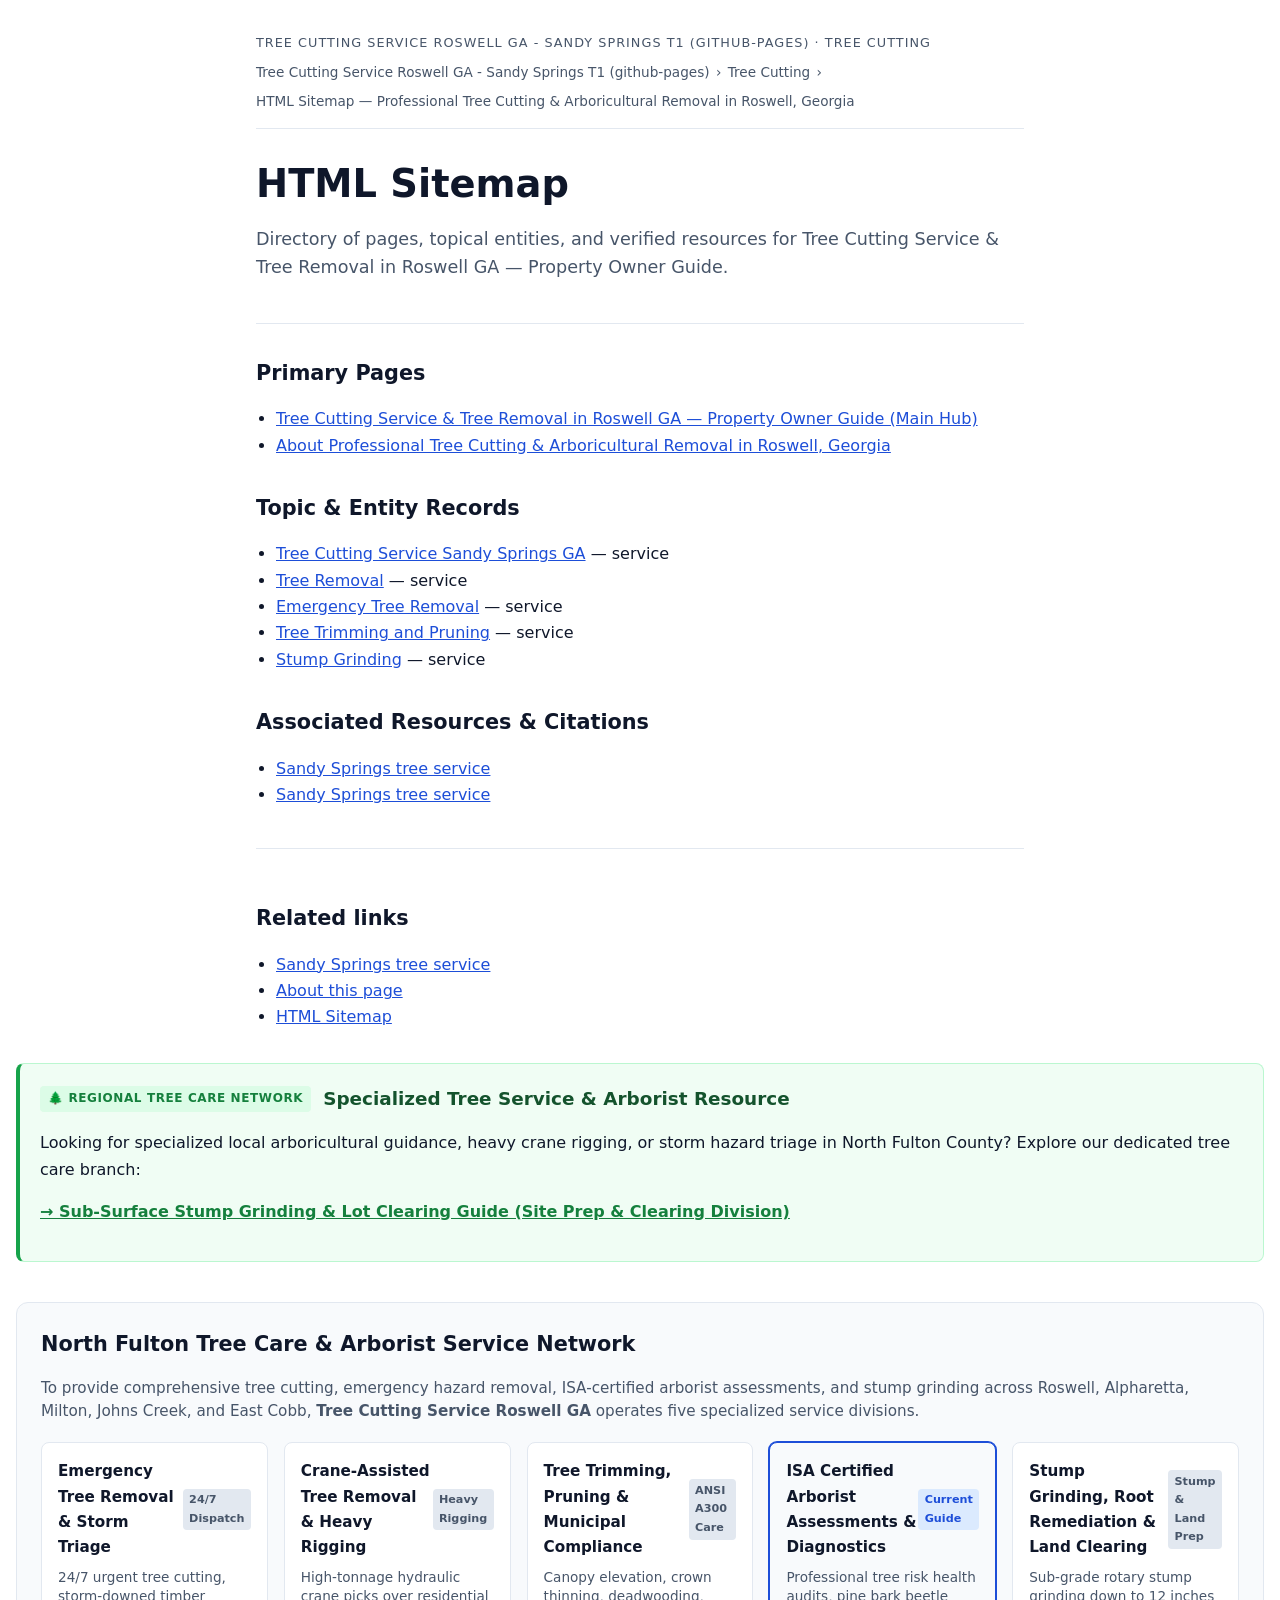
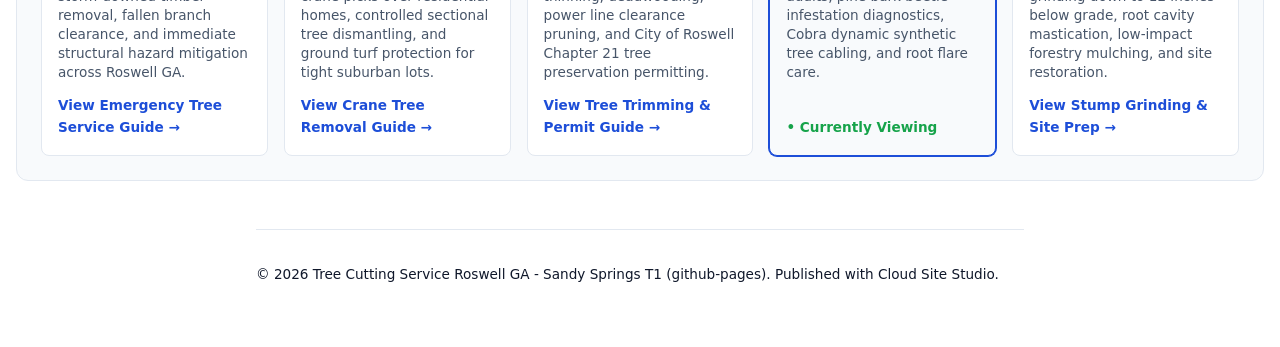
<file: tcsr-sandyspringh-treecuttin-t1-p00-n01-local/sitemap.html>
<!doctype html>
<html lang="en">
<head>
<meta charset="utf-8" />
<meta name="viewport" content="width=device-width, initial-scale=1" />
<title>HTML Sitemap — Professional Tree Cutting &amp; Arboricultural Removal in Roswell, Georgia</title>
<meta name="description" content="Directory of topical resources and pages for Tree Cutting Service &amp; Tree Removal in Roswell GA — Property Owner Guide." />
<link rel="canonical" href="https://charles254.github.io/sandy-springs-tree-service/tcsr-sandyspringh-treecuttin-t1-p00-n01-local/" />
<meta property="og:title" content="HTML Sitemap — Professional Tree Cutting &amp; Arboricultural Removal in Roswell, Georgia" />
<meta property="og:description" content="Directory of topical resources and pages for Tree Cutting Service &amp; Tree Removal in Roswell GA — Property Owner Guide." />
<meta property="og:type" content="article" />
<meta property="og:url" content="https://charles254.github.io/sandy-springs-tree-service/tcsr-sandyspringh-treecuttin-t1-p00-n01-local/" />
<meta property="og:site_name" content="Tree Cutting Service Roswell GA - Sandy Springs T1 (github-pages)" />
<meta name="twitter:card" content="summary_large_image" />
<meta name="twitter:title" content="HTML Sitemap — Professional Tree Cutting &amp; Arboricultural Removal in Roswell, Georgia" />
<meta name="twitter:description" content="Directory of topical resources and pages for Tree Cutting Service &amp; Tree Removal in Roswell GA — Property Owner Guide." />
<meta name="twitter:url" content="https://charles254.github.io/sandy-springs-tree-service/tcsr-sandyspringh-treecuttin-t1-p00-n01-local/" />
<link rel="icon" href="assets/favicon.svg" type="image/svg+xml" />
<link rel="alternate" type="application/rss+xml" title="Tree Cutting Service Roswell GA - Sandy Springs T1 (github-pages) feed" href="feed.xml" />
<link rel="stylesheet" href="assets/style.css" />
<script type="application/ld+json">
{
  "@context": "https://schema.org",
  "@graph": [
    {
      "@type": "WebPage",
      "@id": "https://charles254.github.io/sandy-springs-tree-service/tcsr-sandyspringh-treecuttin-t1-p00-n01-local/#webpage",
      "url": "https://charles254.github.io/sandy-springs-tree-service/tcsr-sandyspringh-treecuttin-t1-p00-n01-local/",
      "name": "HTML Sitemap — Professional Tree Cutting & Arboricultural Removal in Roswell, Georgia",
      "headline": "HTML Sitemap — Professional Tree Cutting & Arboricultural Removal in Roswell, Georgia",
      "caption": "Directory of topical resources and pages for Tree Cutting Service & Tree Removal in Roswell GA — Property Owner Guide.",
      "description": "Directory of topical resources and pages for Tree Cutting Service & Tree Removal in Roswell GA — Property Owner Guide.",
      "datePublished": "2026-11-12T00:00:00.000Z",
      "dateModified": "2026-11-12T00:00:00.000Z",
      "inLanguage": "en",
      "isPartOf": {
        "@type": "WebSite",
        "name": "Tree Cutting Service Roswell GA - Sandy Springs T1 (github-pages)",
        "url": "https://charles254.github.io/sandy-springs-tree-service"
      },
      "breadcrumb": {
        "@id": "https://charles254.github.io/sandy-springs-tree-service/tcsr-sandyspringh-treecuttin-t1-p00-n01-local/#breadcrumb"
      },
      "about": {
        "@id": "https://charles254.github.io/sandy-springs-tree-service#organization"
      },
      "publisher": {
        "@id": "https://charles254.github.io/sandy-springs-tree-service#organization"
      },
      "potentialAction": [
        {
          "@type": "ReadAction",
          "target": [
            "https://charles254.github.io/sandy-springs-tree-service/tcsr-sandyspringh-treecuttin-t1-p00-n01-local/"
          ]
        },
        {
          "@type": "SearchAction",
          "target": {
            "@type": "EntryPoint",
            "urlTemplate": "https://charles254.github.io/sandy-springs-tree-service/?s={search_term_string}",
            "actionPlatform": [
              "https://schema.org/DesktopWebPlatform",
              "https://schema.org/MobileWebPlatform"
            ]
          }
        }
      ]
    },
    {
      "@type": "BreadcrumbList",
      "@id": "https://charles254.github.io/sandy-springs-tree-service/tcsr-sandyspringh-treecuttin-t1-p00-n01-local/#breadcrumb",
      "itemListElement": [
        {
          "@type": "ListItem",
          "position": 1,
          "name": "Tree Cutting Service Roswell GA - Sandy Springs T1 (github-pages)",
          "item": "https://treecuttingserviceroswellga.net/"
        },
        {
          "@type": "ListItem",
          "position": 2,
          "name": "Tree Cutting"
        },
        {
          "@type": "ListItem",
          "position": 3,
          "name": "HTML Sitemap — Professional Tree Cutting & Arboricultural Removal in Roswell, Georgia",
          "item": "https://charles254.github.io/sandy-springs-tree-service/tcsr-sandyspringh-treecuttin-t1-p00-n01-local/"
        }
      ]
    },
    {
      "@type": "Organization",
      "@id": "https://charles254.github.io/sandy-springs-tree-service#organization",
      "name": "Tree Cutting Service Roswell GA - Sandy Springs T1 (github-pages)",
      "url": "https://treecuttingserviceroswellga.net/"
    },
    {
      "@type": "FAQPage",
      "@id": "https://charles254.github.io/sandy-springs-tree-service/tcsr-sandyspringh-treecuttin-t1-p00-n01-local/#faq",
      "mainEntity": [
        {
          "@type": "Question",
          "name": "How much does tree removal typically cost in Roswell GA?",
          "acceptedAnswer": {
            "@type": "Answer",
            "text": "Tree removal pricing in Roswell GA depends on tree height, trunk diameter, site accessibility, proximity to structures, and whether specialized cranes or bucket trucks are necessary. We provide transparent, on-site written estimates outlining all labor, equipment, and haul-away."
          }
        },
        {
          "@type": "Question",
          "name": "Do I need a city permit to remove a tree from my property in Roswell?",
          "acceptedAnswer": {
            "@type": "Answer",
            "text": "Under City of Roswell Chapter 21 Tree Preservation Code, removing certain specimen trees or trees in designated buffers requires an approved municipal permit. Certified arborists assist homeowners with tree condition documentation and permit applications."
          }
        },
        {
          "@type": "Question",
          "name": "How do you safeguard lawns and landscaping during tree removal?",
          "acceptedAnswer": {
            "@type": "Answer",
            "text": "We lay heavy-duty composite ground protection mats over access corridors and lawns to distribute vehicle weight and eliminate tire ruts. Lowering ropes and friction rigging safely guide heavy wood sections to designated drop zones."
          }
        },
        {
          "@type": "Question",
          "name": "Are your tree removal crews licensed and insured in Georgia?",
          "acceptedAnswer": {
            "@type": "Answer",
            "text": "Yes. We maintain comprehensive commercial general liability insurance and active workers' compensation coverage to protect homeowners, crews, and property through all phases of service."
          }
        }
      ]
    }
  ]
}
</script>
</head>
<body>
<header class="site-header">

  <p class="eyebrow">Tree Cutting Service Roswell GA - Sandy Springs T1 (github-pages) · Tree Cutting</p>
  <nav class="breadcrumb" aria-label="Breadcrumb"><span>Tree Cutting Service Roswell GA - Sandy Springs T1 (github-pages)</span><span aria-hidden="true">›</span><span>Tree Cutting</span><span aria-hidden="true">›</span><span>HTML Sitemap — Professional Tree Cutting &amp; Arboricultural Removal in Roswell, Georgia</span></nav>
</header>
<main>
<article>
  <header class="hero-section">
    <h1>HTML Sitemap</h1>
    <p class="lede">Directory of pages, topical entities, and verified resources for Tree Cutting Service &amp; Tree Removal in Roswell GA — Property Owner Guide.</p>
  </header>
  <section>
    <h2>Primary Pages</h2>
    <ul>
      <li><a href="https://charles254.github.io/sandy-springs-tree-service/tcsr-sandyspringh-treecuttin-t1-p00-n01-local/">Tree Cutting Service &amp; Tree Removal in Roswell GA — Property Owner Guide (Main Hub)</a></li>
      <li><a href="https://charles254.github.io/sandy-springs-tree-service/tcsr-sandyspringh-treecuttin-t1-p00-n01-local/about.html">About Professional Tree Cutting &amp; Arboricultural Removal in Roswell, Georgia</a></li>
    </ul>
  </section>
  <section>
    <h2>Topic &amp; Entity Records</h2>
    <ul>
      <li><a href="https://charles254.github.io/sandy-springs-tree-service/tcsr-sandyspringh-treecuttin-t1-p00-n01-local/topics/entity-01.html">Tree Cutting Service Sandy Springs GA</a> &mdash; <span>service</span></li>
      <li><a href="https://charles254.github.io/sandy-springs-tree-service/tcsr-sandyspringh-treecuttin-t1-p00-n01-local/topics/entity-02.html">Tree Removal</a> &mdash; <span>service</span></li>
      <li><a href="https://charles254.github.io/sandy-springs-tree-service/tcsr-sandyspringh-treecuttin-t1-p00-n01-local/topics/entity-03.html">Emergency Tree Removal</a> &mdash; <span>service</span></li>
      <li><a href="https://charles254.github.io/sandy-springs-tree-service/tcsr-sandyspringh-treecuttin-t1-p00-n01-local/topics/entity-04.html">Tree Trimming and Pruning</a> &mdash; <span>service</span></li>
      <li><a href="https://charles254.github.io/sandy-springs-tree-service/tcsr-sandyspringh-treecuttin-t1-p00-n01-local/topics/entity-05.html">Stump Grinding</a> &mdash; <span>service</span></li>
    </ul>
  </section>
  
  <section>
    <h2>Associated Resources &amp; Citations</h2>
    <ul>
      <li><a href="https://treecuttingserviceroswellga.net/service-areas/sandy-springs" rel="noopener">Sandy Springs tree service</a></li>
      <li><a href="https://treecuttingserviceroswellga.net/service-areas/sandy-springs">Sandy Springs tree service</a></li>
    </ul>
  </section>
</article>
</main>
<nav class="related" aria-label="Related links">
  <h2>Related links</h2>
  <ul>
    <li><a href="https://treecuttingserviceroswellga.net/service-areas/sandy-springs">Sandy Springs tree service</a></li>
    <li><a href="https://charles254.github.io/sandy-springs-tree-service/tcsr-sandyspringh-treecuttin-t1-p00-n01-local/about.html" rel="nofollow">About this page</a></li>
    <li><a href="https://charles254.github.io/sandy-springs-tree-service/tcsr-sandyspringh-treecuttin-t1-p00-n01-local/sitemap.html">HTML Sitemap</a></li>
  </ul>
</nav>

<section class="cloud-ring-callout" aria-label="North Fulton Tree Care & Arborist Service Network">
  <div class="ring-header">
    <span class="ring-badge">&#127794; Regional Tree Care Network</span>
    <h3>Specialized Tree Service &amp; Arborist Resource</h3>
  </div>
  <p>
    Looking for specialized local arboricultural guidance, heavy crane rigging, or storm hazard triage in North Fulton County? Explore our dedicated tree care branch:
  </p>
  <p class="ring-action">
    <a href="https://tree-cutting-service-roswell-ga.onrender.com/tcsr-roswellrn-tcsr-sandyspringh-treecuttin-t1-p00-n01-local/sitemap.html" class="btn-ring" rel="noopener">&rarr; Sub-Surface Stump Grinding &amp; Lot Clearing Guide (Site Prep &amp; Clearing Division)</a>
  </p>
</section>

<section class="cloud-federation-network" aria-label="North Fulton Regional Tree Service Network">
  <div class="federation-header">
    <h2>North Fulton Tree Care &amp; Arborist Service Network</h2>
    <p class="federation-subtitle">
      To provide comprehensive tree cutting, emergency hazard removal, ISA-certified arborist assessments, and stump grinding across Roswell, Alpharetta, Milton, Johns Creek, and East Cobb, <strong>Tree Cutting Service Roswell GA</strong> operates five specialized service divisions.
    </p>
  </div>
  <div class="cloud-grid">

    <div class="cloud-card">
      <div class="cloud-card-header">
        <span class="cloud-name">Emergency Tree Removal &amp; Storm Triage</span>
        <span class="cloud-badge">24/7 Dispatch</span>
      </div>
      <p class="cloud-role">24/7 urgent tree cutting, storm-downed timber removal, fallen branch clearance, and immediate structural hazard mitigation across Roswell GA.</p>
      <div class="cloud-link-wrap">
        <a href="https://tree-cutting-service-roswell-ga.pages.dev/" class="cloud-ext-link" rel="noopener" target="_blank">View Emergency Tree Service Guide &rarr;</a>
      </div>
    </div>

    <div class="cloud-card">
      <div class="cloud-card-header">
        <span class="cloud-name">Crane-Assisted Tree Removal &amp; Heavy Rigging</span>
        <span class="cloud-badge">Heavy Rigging</span>
      </div>
      <p class="cloud-role">High-tonnage hydraulic crane picks over residential homes, controlled sectional tree dismantling, and ground turf protection for tight suburban lots.</p>
      <div class="cloud-link-wrap">
        <a href="https://tree-cutting-service-roswell-ga.vercel.app/" class="cloud-ext-link" rel="noopener" target="_blank">View Crane Tree Removal Guide &rarr;</a>
      </div>
    </div>

    <div class="cloud-card">
      <div class="cloud-card-header">
        <span class="cloud-name">Tree Trimming, Pruning &amp; Municipal Compliance</span>
        <span class="cloud-badge">ANSI A300 Care</span>
      </div>
      <p class="cloud-role">Canopy elevation, crown thinning, deadwooding, power line clearance pruning, and City of Roswell Chapter 21 tree preservation permitting.</p>
      <div class="cloud-link-wrap">
        <a href="https://tree-cutting-service-roswell-ga.netlify.app/" class="cloud-ext-link" rel="noopener" target="_blank">View Tree Trimming &amp; Permit Guide &rarr;</a>
      </div>
    </div>

    <div class="cloud-card is-current">
      <div class="cloud-card-header">
        <span class="cloud-name">ISA Certified Arborist Assessments &amp; Diagnostics</span>
        <span class="cloud-badge">Current Guide</span>
      </div>
      <p class="cloud-role">Professional tree risk health audits, pine bark beetle infestation diagnostics, Cobra dynamic synthetic tree cabling, and root flare care.</p>
      <div class="cloud-link-wrap">
        <span class="cloud-status-current">&bull; Currently Viewing</span>
      </div>
    </div>

    <div class="cloud-card">
      <div class="cloud-card-header">
        <span class="cloud-name">Stump Grinding, Root Remediation &amp; Land Clearing</span>
        <span class="cloud-badge">Stump &amp; Land Prep</span>
      </div>
      <p class="cloud-role">Sub-grade rotary stump grinding down to 12 inches below grade, root cavity mastication, low-impact forestry mulching, and site restoration.</p>
      <div class="cloud-link-wrap">
        <a href="https://tree-cutting-service-roswell-ga.onrender.com/" class="cloud-ext-link" rel="noopener" target="_blank">View Stump Grinding &amp; Site Prep &rarr;</a>
      </div>
    </div>
  </div>
</section>
<footer class="site-footer">
  <p>&copy; 2026 Tree Cutting Service Roswell GA - Sandy Springs T1 (github-pages). Published with Cloud Site Studio.</p>
</footer>
</body>
</html>
</file>
<file: tcsr-sandyspringh-treecuttin-t1-p00-n01-local/assets/style.css>
:root {
  --bg: #ffffff;
  --fg: #0f172a;
  --muted: #475569;
  --line: #e2e8f0;
  --accent: #1d4ed8;
  --accent-hover: #1e40af;
  --surface: #f8fafc;
}
* { box-sizing: border-box; }
html { -webkit-text-size-adjust: 100%; }
body {
  margin: 0;
  padding: 0 1rem 3rem;
  background: var(--bg);
  color: var(--fg);
  font: 16px/1.65 system-ui, -apple-system, "Segoe UI", Roboto, sans-serif;
  overflow-wrap: break-word;
}
.site-header, main, .related, .site-footer {
  max-width: 48rem;
  margin: 0 auto;
}
.site-header { padding: 2rem 0 1rem; border-bottom: 1px solid var(--line); }
.eyebrow { margin: 0 0 .5rem; color: var(--muted); font-size: .8rem; letter-spacing: .08em; text-transform: uppercase; }
.breadcrumb { display: flex; flex-wrap: wrap; gap: .4rem; color: var(--muted); font-size: .85rem; }
.hero-section { padding: 0.5rem 0 1.5rem; border-bottom: 1px solid var(--line); margin-bottom: 1.5rem; }
.hero-ctas { display: flex; flex-wrap: wrap; gap: 0.75rem; align-items: center; margin-top: 1.25rem; }
.btn { display: inline-flex; align-items: center; gap: 0.5rem; padding: 0.65rem 1.25rem; border-radius: 8px; font-weight: 600; font-size: 0.95rem; text-decoration: none; line-height: 1; transition: all 0.15s ease; }
.btn-primary { background: var(--accent); color: #ffffff !important; box-shadow: 0 2px 4px rgba(29,78,216,0.25); }
.btn-primary:hover { background: var(--accent-hover); box-shadow: 0 4px 8px rgba(29,78,216,0.35); }
.btn-secondary { background: var(--surface); color: var(--fg) !important; border: 1px solid var(--line); }
.btn-secondary:hover { background: #f1f5f9; border-color: #cbd5e1; }
h1 { font-size: clamp(1.8rem, 4.5vw, 2.4rem); line-height: 1.2; margin: 1.5rem 0 .75rem; font-weight: 800; color: var(--fg); }
h2 { font-size: 1.3rem; margin: 2rem 0 .5rem; font-weight: 700; color: var(--fg); }
h3 { font-size: 1.1rem; margin: 1.5rem 0 .4rem; font-weight: 600; color: var(--fg); }
p, li { color: var(--fg); }
.lede { font-size: 1.1rem; color: var(--muted); line-height: 1.6; }
section { margin: 1.75rem 0; }
ul, ol { padding-left: 1.25rem; }
a { color: var(--accent); }
a:focus-visible, summary:focus-visible { outline: 2px solid var(--accent); outline-offset: 2px; }
table { width: 100%; border-collapse: collapse; font-size: .95rem; margin: 1rem 0; }
th, td { border: 1px solid var(--line); padding: .65rem .75rem; text-align: left; vertical-align: top; }
th { background: var(--surface); font-weight: 600; }
details { border: 1px solid var(--line); border-radius: .5rem; padding: 0; margin: .75rem 0; background: var(--surface); transition: background 0.15s ease; }
details[open] { background: #ffffff; box-shadow: 0 2px 6px rgba(0,0,0,0.04); }
summary { cursor: pointer; font-weight: 600; padding: .75rem 1rem; list-style: none; display: flex; justify-content: space-between; align-items: center; }
summary::-webkit-details-marker { display: none; }
summary::after { content: "+"; font-size: 1.25rem; font-weight: 700; color: var(--accent); line-height: 1; }
details[open] summary::after { content: "−"; }
details > p, details > div { padding: 0 1rem 1rem; margin: 0; }
.checklist { list-style: none; padding-left: 0; }
.checklist li { border-bottom: 1px dashed var(--line); padding: .6rem 0 .6rem 1.75rem; position: relative; }
.checklist li::before { content: "☐"; position: absolute; left: 0; color: var(--accent); }
dl dt { font-weight: 600; margin-top: .75rem; }
dl dd { margin: .15rem 0 0; color: var(--muted); }
.sources { background: var(--surface); border: 1px solid var(--line); border-radius: .5rem; padding: 1.25rem; margin-top: 2rem; }
.meta { font-size: .85rem; color: var(--muted); }
.destination { border-left: 4px solid var(--accent); padding: .5rem 0 .5rem 1rem; background: var(--surface); border-radius: 0 8px 8px 0; margin: 1.5rem 0; }
.destination-callout { background: #f0fdf4; border: 1px solid #bbf7d0; border-left: 4px solid #16a34a; border-radius: 8px; padding: 1.25rem; margin: 2rem 0; }
.destination-callout h2 { margin-top: 0; font-size: 1.2rem; color: #14532d; }
.destination-callout p { margin: 0.5rem 0; }
.btn-destination { display: inline-block; font-weight: 700; color: #15803d; font-size: 1.05rem; text-decoration: underline; }
.parent-guide-callout { background: #f0fdf4; border: 1px solid #bbf7d0; border-left: 4px solid #16a34a; border-radius: 8px; padding: 1.25rem; margin: 2rem 0; }
.parent-guide-callout h2 { margin-top: 0; font-size: 1.2rem; color: #14532d; }
.parent-guide-callout p { margin: 0.5rem 0; }
.parent-guide-callout a { font-weight: 700; color: #15803d; text-decoration: underline; }
.header-main { display: flex; justify-content: space-between; align-items: center; padding-bottom: 0.75rem; border-bottom: 1px solid var(--line); margin-bottom: 0.75rem; }
.brand-link { display: inline-flex; align-items: center; gap: 0.5rem; text-decoration: none; font-weight: 700; font-size: 1.15rem; color: var(--fg); }
.brand-logo { font-size: 1.35rem; }
.header-nav { display: flex; align-items: center; gap: 0.65rem; font-size: 0.95rem; font-weight: 500; }
.header-nav a { text-decoration: none; color: var(--muted); }
.header-nav a:hover { color: var(--accent); }
.nav-sep { color: var(--line); }
.hero-image-wrap { margin: 1.25rem 0; border-radius: 8px; overflow: hidden; border: 1px solid var(--line); background: var(--surface); }
.hero-img { display: block; width: 100%; height: auto; max-height: 220px; }
.contextual-callout { margin: 1rem 0; padding: .65rem 1rem; background: var(--surface); border-left: 3px solid var(--accent); border-radius: 0 6px 6px 0; font-size: .95rem; color: var(--muted); }
.contextual-callout a { font-weight: 600; text-decoration: underline; }
.entity-stack { margin: 2rem 0; }
.stack-embed { width: 100%; max-width: 48rem; height: 25rem; border: 1px solid var(--line); border-radius: .5rem; margin: .75rem 0; background: var(--surface); }
.stack-link { font-size: .85rem; color: var(--muted); }
.related { border-top: 1px solid var(--line); margin-top: 2.5rem; padding-top: 1.25rem; }
.site-footer { color: var(--muted); font-size: .85rem; border-top: 1px solid var(--line); margin-top: 3rem; padding-top: 1.25rem; }
.footer-inner { display: flex; flex-wrap: wrap; justify-content: space-between; align-items: center; gap: 1rem; }
.footer-copyright { margin: 0; }
.footer-nav { display: flex; flex-wrap: wrap; align-items: center; gap: 0.5rem; }
.footer-nav a { color: var(--muted); text-decoration: none; }
.footer-nav a:hover { color: var(--accent); text-decoration: underline; }
.footer-sep { color: var(--line); }
img { max-width: 100%; height: auto; }
code { background: var(--surface); padding: .1rem .3rem; border-radius: .25rem; }
.cloud-ring-callout { background: #f0fdf4; border: 1px solid #bbf7d0; border-left: 4px solid #16a34a; border-radius: 8px; padding: 1.25rem; margin: 2rem 0; }
.ring-header { display: flex; align-items: center; gap: 0.75rem; margin-bottom: 0.5rem; }
.ring-badge { display: inline-block; font-size: 0.75rem; font-weight: 700; text-transform: uppercase; letter-spacing: 0.05em; background: #dcfce7; color: #15803d; padding: 0.2rem 0.5rem; border-radius: 4px; }
.cloud-ring-callout h3 { margin: 0; font-size: 1.15rem; color: #14532d; }
.ring-action { margin-top: 0.75rem; }
.btn-ring { display: inline-block; font-weight: 700; color: #15803d; text-decoration: underline; font-size: 1rem; }
.btn-ring:hover { color: #166534; }
.cloud-federation-network { background: var(--surface); border: 1px solid var(--line); border-radius: 12px; padding: 1.5rem; margin: 2.5rem 0; }
.federation-header h2 { margin-top: 0; font-size: 1.3rem; color: var(--fg); }
.federation-subtitle { color: var(--muted); font-size: 0.95rem; line-height: 1.5; margin-bottom: 1.25rem; }
.cloud-grid { display: grid; grid-template-columns: repeat(auto-fit, minmax(220px, 1fr)); gap: 1rem; }
.cloud-card { background: #ffffff; border: 1px solid var(--line); border-radius: 8px; padding: 1rem; display: flex; flex-direction: column; justify-content: space-between; transition: all 0.15s ease; }
.cloud-card:hover { border-color: #cbd5e1; box-shadow: 0 4px 6px -1px rgba(0, 0, 0, 0.05); }
.cloud-card.is-current { border-color: var(--accent); background: #f8fafc; box-shadow: 0 0 0 1px var(--accent); }
.cloud-card-header { display: flex; justify-content: space-between; align-items: center; margin-bottom: 0.5rem; }
.cloud-name { font-weight: 700; font-size: 0.95rem; color: var(--fg); }
.cloud-badge { font-size: 0.7rem; font-weight: 600; padding: 0.15rem 0.4rem; border-radius: 4px; background: #e2e8f0; color: #475569; }
.cloud-card.is-current .cloud-badge { background: #dbeafe; color: #1d4ed8; }
.cloud-role { font-size: 0.85rem; color: var(--muted); line-height: 1.4; margin: 0 0 0.75rem; }
.cloud-link-wrap { margin-top: auto; font-size: 0.85rem; }
.cloud-status-current { color: #16a34a; font-weight: 600; }
.cloud-ext-link { color: var(--accent); text-decoration: none; font-weight: 600; }
.cloud-ext-link:hover { text-decoration: underline; }
@media (max-width: 40rem) {
  body { padding: 0 .85rem 2rem; }
  table { display: block; overflow-x: auto; }
  .header-main, .footer-inner { flex-direction: column; align-items: flex-start; gap: 0.5rem; }
}
</file>
